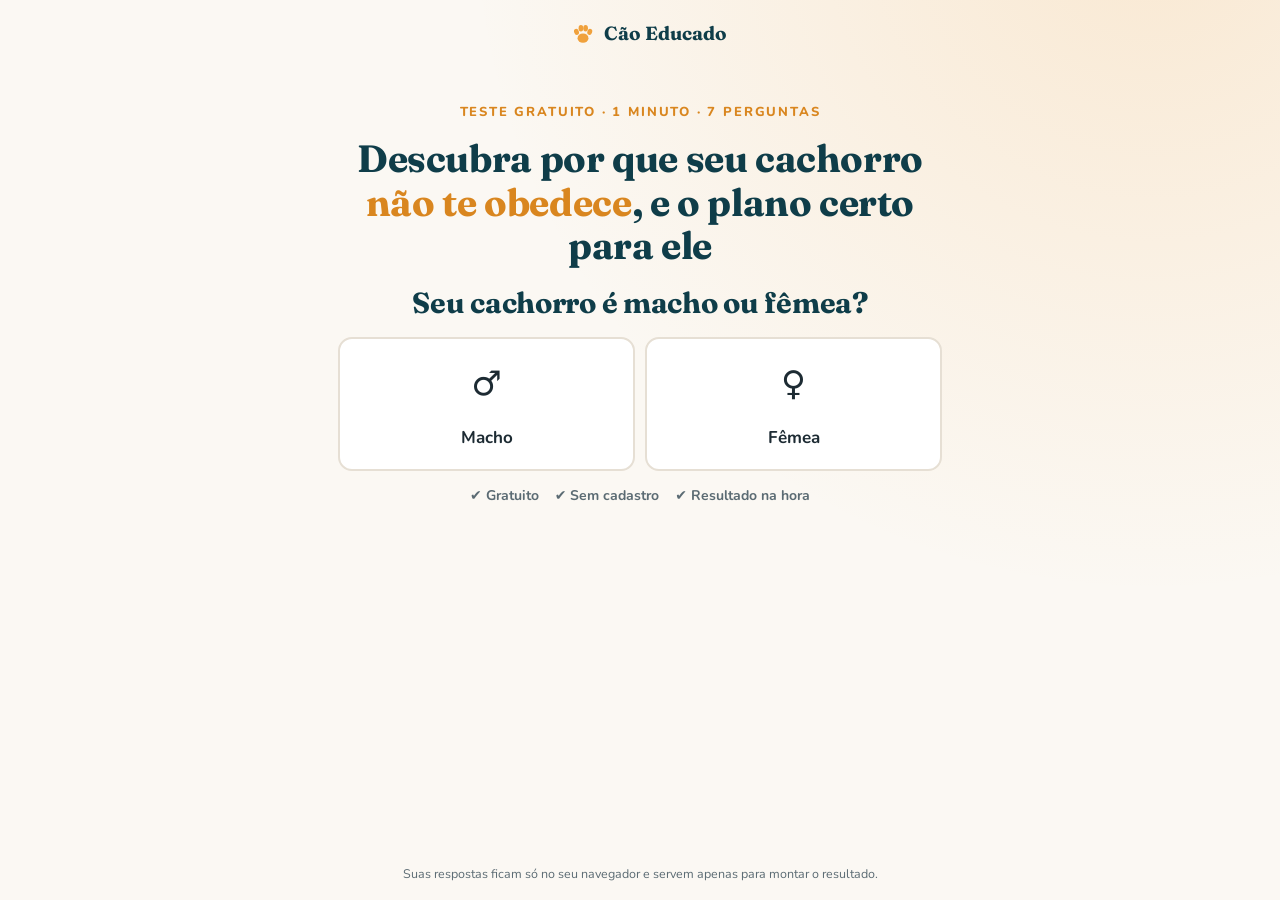
<file: index.html>
﻿<!DOCTYPE html>
<html lang="pt-BR">
<head>
<meta charset="utf-8">
<meta name="viewport" content="width=device-width,initial-scale=1">
<title>Teste: Por que seu cachorro não obedece?</title>
<meta name="description" content="Responda 10 perguntas rápidas e descubra o perfil do seu cachorro e o plano certo para ele.">
<meta property="og:title" content="Por que seu cachorro não te obedece? Faça o teste de 1 minuto">
<meta property="og:description" content="Descubra o perfil do seu cachorro e o plano certo para ele.">
<meta property="og:image" content="capa.jpg">
<meta name="theme-color" content="#16505f">
<link rel="icon" href="data:image/svg+xml,%3Csvg xmlns='http://www.w3.org/2000/svg' viewBox='0 0 100 100'%3E%3Ctext y='.9em' font-size='90'%3E🐶%3C/text%3E%3C/svg%3E">
<link rel="preconnect" href="https://fonts.googleapis.com"><link rel="preconnect" href="https://fonts.gstatic.com" crossorigin>
<link href="https://fonts.googleapis.com/css2?family=Fraunces:opsz,wght@9..144,700;9..144,800&family=Nunito:wght@400;700;800;900&display=swap" rel="stylesheet">
<link rel="stylesheet" href="style.css?v=4">
<script src="config.js?v=8"></script>
</head>
<body class="quiz-body">

<div class="qhead">
  <button class="qback" id="back" type="button">← Voltar</button>
  <span class="brand">
    <svg width="26" height="26" viewBox="0 0 100 100" aria-hidden="true"><g fill="#f0a13c"><ellipse cx="50" cy="66" rx="21" ry="18"/><ellipse cx="25" cy="42" rx="9" ry="12" transform="rotate(-20 25 42)"/><ellipse cx="42" cy="28" rx="9" ry="12.5"/><ellipse cx="60" cy="28" rx="9" ry="12.5"/><ellipse cx="76" cy="42" rx="9" ry="12" transform="rotate(20 76 42)"/></g></svg>
    Cão Educado
  </span>
  <span style="width:64px"></span>
</div>
<div class="progress" id="progWrap" style="visibility:hidden"><i id="prog"></i></div>

<main class="qmain" id="quiz"></main>
<div class="qfoot">Suas respostas ficam só no seu navegador e servem apenas para montar o resultado.</div>

<script>
(function(){
  var A = { problemas: [], tentou: [], impacto: [] };
  var N = function(){ return A.nome ? A.nome.trim() : "seu cachorro"; };
  // Concordância de gênero: {N} nome, {o} o/a, {do} do/da, {ao} ao/à, {ele} ele/ela, {dele} dele/dela, {-o} o/a (final de palavra)
  function T(s){
    var f = A.sexo === "f";
    return s.replace(/\{N\}/g, N())
      .replace(/\{O\}/g, f?"A":"O").replace(/\{o\}/g, f?"a":"o")
      .replace(/\{DO\}/g, f?"DA":"DO").replace(/\{do\}/g, f?"da":"do")
      .replace(/\{ao\}/g, f?"à":"ao")
      .replace(/\{Ele\}/g, f?"Ela":"Ele").replace(/\{ele\}/g, f?"ela":"ele")
      .replace(/\{dele\}/g, f?"dela":"dele")
      .replace(/\{-o\}/g, f?"a":"o");
  }

  // ---------- Etapas ----------
  var steps = [
    // 1ª tela = 1ª pergunta (sem tela de capa): a pessoa já responde com 1 toque
    (function(){
      var s = single("sexo", function(){ return "Seu cachorro é macho ou fêmea?"; }, "", [
        ["m","♂️","Macho"],["f","♀️","Fêmea"] ], true);
      var r = s.render;
      s.render = function(){ return '' +
        '<div class="quiz-head"><span class="kicker">Teste gratuito · 1 minuto · 7 perguntas</span>' +
        '<h1 class="qh1">Descubra por que seu cachorro <span class="hl">não te obedece</span>, e o plano certo para ele</h1></div>' +
        r() + '<div class="trust" style="margin-top:14px"><span>✔ Gratuito</span><span>✔ Sem cadastro</span><span>✔ Resultado na hora</span></div>'; };
      s.onEnter = function(){ FUNIL.track('trackCustom','QuizStart'); };
      return s;
    })(),

    { id:"nome", q:true, render:function(){ var f = A.sexo === "f"; return '' +
      '<h2>' + (f ? 'Qual é o nome da sua cachorra?' : 'Qual é o nome do seu cachorro?') + '</h2><p class="sub">Vamos usar o nome para personalizar o resultado.</p>' +
      '<input class="input" id="inNome" maxlength="24" placeholder="' + (f ? 'Ex.: Mel, Luna, Amora...' : 'Ex.: Thor, Bob, Pipoca...') + '" autocomplete="off" value="'+esc(A.nome||"")+'">' +
      '<button class="btn block next" id="okNome" '+(A.nome?'':'disabled')+'>CONTINUAR →</button>'; },
      bind:function(){
        var i=$("#inNome"), b=$("#okNome");
        i.focus();
        i.addEventListener("input",function(){ b.disabled = !i.value.trim(); });
        i.addEventListener("keydown",function(e){ if(e.key==="Enter" && i.value.trim()){ b.click(); }});
        b.addEventListener("click",function(){ A.nome = i.value.trim().slice(0,24); go(1); });
      } },

    single("idade", function(){ return "Qual a idade {do} {N}?"; }, "", [
      ["filhote","🐾","Filhote (até 6 meses)"],["jovem","🐕","Jovem (6 meses a 2 anos)"],
      ["adulto","🦮","Adult{-o} (2 a 7 anos)"],["idoso","🐶","Idos{-o} (mais de 7 anos)"] ]),

    multi("problemas", function(){ return "O que {o} {N} faz que mais te incomoda hoje?"; }, "Pode marcar mais de uma opção.", [
      ["xixi","💧","Faz xixi ou cocô fora do lugar"],["late","🔊","Late demais"],["guia","🦮","Puxa a guia no passeio"],
      ["pula","🦘","Pula nas pessoas"],["morde","🦷","Morde ou destrói coisas"],["sozinho","😢","Chora ou late quando fica sozinh{-o}"],
      ["vem","🙉","Não atende quando eu chamo"] ]),

    single("tempo", function(){ return "Há quanto tempo isso acontece?"; }, "", [
      ["1","📅","Menos de 1 mês"],["2","🗓️","De 1 a 6 meses"],["3","⏳","Mais de 6 meses"],["4","♾️","Desde sempre"] ]),

    multi("impacto", function(){ return "Como isso afeta a sua vida?"; }, "Pode marcar mais de uma opção.", [
      ["vizinhos","🏢","Vizinhos ou condomínio reclamam"],["visitas","😳","Tenho vergonha quando recebo visitas"],
      ["brigas","💬","Discussões em casa por causa {dele}"],["sair","🚪","Fico com culpa ou medo de sair e deixar {ele} sozinh{-o}"],
      ["cansaco","😮‍💨","Me sinto cansado(a) e sem saber o que fazer"] ]),

    single("compromisso", function(){ return "Se você tivesse um plano simples, de 10 minutos por dia, aplicaria com {o} {N} pelos próximos 21 dias?"; }, "", [
      ["sim","💪","Sim, com certeza!"],["tentar","🙂","Sim, quero tentar"] ]),

    { id:"loading", render:function(){ return '' +
      '<div class="loader"><div class="ring"><svg width="120" height="120"><circle cx="60" cy="60" r="52" stroke="#eadfcd" stroke-width="10" fill="none"/><circle id="arc" cx="60" cy="60" r="52" stroke="#f0a13c" stroke-width="10" fill="none" stroke-linecap="round" stroke-dasharray="327" stroke-dashoffset="327"/></svg><b id="pct">0%</b></div>' +
      '<h2>Analisando o perfil '+esc(T("{do} {N}"))+'...</h2>' +
      '<ul class="lsteps"><li>Idade e perfil</li><li>Comportamentos principais</li><li>Impacto na sua rotina</li><li>Montando o plano personalizado</li></ul></div>'; },
      bind:function(){
        var t=0, lis=document.querySelectorAll(".lsteps li"), arc=$("#arc"), pct=$("#pct");
        var iv=setInterval(function(){
          t+=4; if(t>100)t=100;
          pct.textContent=t+"%"; arc.setAttribute("stroke-dashoffset", 327-327*t/100);
          lis.forEach(function(li,i){ if(t>=(i+1)*24) li.classList.add("done"); });
          if(t>=100){ clearInterval(iv); setTimeout(function(){ go(1); },450); }
        },110);
      } },

    { id:"resultado", render:function(){ return resultHTML(); },
      onEnter:function(){ FUNIL.save(A); FUNIL.track('track','Lead'); },
      bind:function(){ $("#toOffer").addEventListener("click",function(){ FUNIL.save(A); location.href = FUNIL.withParams("oferta.html"); }); } }
  ];

  // ---------- Perfis ----------
  var PERFIS = {
    explorador:{ emo:"🐾", nome:["Cão Explorador","Cadela Exploradora"],
      diag:"{O} {N} ainda não entendeu as regras da casa. Não é teimosia: {ele} explora o mundo com o nariz e a boca e ninguém mostrou, de um jeito que {ele} entenda, onde é o lugar certo de cada coisa.",
      naoFaca:"Brigar depois que {ele} já fez (ou esfregar o focinho no xixi). {Ele} não liga a bronca ao que fez e passa a fazer escondido." },
    alerta:{ emo:"🔔", nome:["Cão Alerta","Cadela Alerta"],
      diag:"{O} {N} vive em estado de alerta. Qualquer barulho ou ausência sua vira motivo para latir ou chorar. {Ele} não está te desafiando: {ele} não sabe se acalmar sozinh{-o}.",
      naoFaca:"Gritar \"para!\" quando {ele} late. Para {ele}, você está latindo junto, e isso deixa tudo mais agitado." },
    energetico:{ emo:"⚡", nome:["Cão Energético","Cadela Energética"],
      diag:"{O} {N} tem energia de sobra e ninguém ensinou para onde canalizar. Por isso {ele} puxa, pula e ignora o chamado: tudo lá fora parece mais interessante que você.",
      naoFaca:"Puxar a guia de volta ou chamar {o} {N} para dar bronca. Isso ensina que chegar perto de você é ruim." },
    confuso:{ emo:"🌀", nome:["Cão Confuso","Cadela Confusa"],
      diag:"{O} {N} recebe sinais misturados: às vezes pode, às vezes não pode, cada pessoa fala de um jeito. Por isso {ele} apresenta vários comportamentos ao mesmo tempo: {ele} simplesmente não sabe o que você espera {dele}.",
      naoFaca:"Tentar resolver tudo de uma vez, cada dia de um jeito. O que {ele} precisa é de clareza e de uma sequência simples." }
  };
  function perfil(){
    var p=A.problemas, g={explorador:0,alerta:0,energetico:0};
    p.forEach(function(x){
      if(x==="xixi"||x==="morde") g.explorador++;
      if(x==="late"||x==="sozinho") g.alerta++;
      if(x==="guia"||x==="pula"||x==="vem") g.energetico++;
    });
    if(p.length>=4) return "confuso";
    if(A.idade==="filhote" && (p.indexOf("xixi")>-1||p.indexOf("morde")>-1)) return "explorador";
    var best="explorador"; Object.keys(g).forEach(function(k){ if(g[k]>g[best]) best=k; });
    return best;
  }
  function urgencia(){
    var s = Number(A.tempo||1) + A.impacto.length + (A.problemas.length>2?1:0) + (A.tentou.indexOf("nada")>-1?0:1);
    return Math.max(2, Math.min(5, Math.round(s/1.8)));
  }
  function resultHTML(){
    var k=perfil(), P=PERFIS[k], u=urgencia();
    A.perfil=k;
    var meter=""; for(var i=1;i<=5;i++) meter+='<i class="'+(i<=u?'on':'')+'"></i>';
    var labels=["","","Moderado","Moderado","Alto","Muito alto"];
    return '' +
      '<div class="result-badge"><div class="emo">'+P.emo+'</div><small>'+esc(T("O perfil {do} {N} é"))+'</small><h2>'+P.nome[A.sexo==="f"?1:0]+'</h2></div>' +
      '<div class="panel"><h3>O que está acontecendo</h3><p style="margin:0">'+esc(T(P.diag))+'</p></div>' +
      '<div class="panel"><h3>Nível de atenção: '+labels[u]+'</h3><div class="meter">'+meter+'</div><p class="sub" style="margin:0;font-size:14px">Quanto antes você começar, mais fácil é mudar o hábito.</p></div>' +
      '<div class="panel bad"><h3>❌ O que NÃO fazer</h3><p style="margin:0">'+esc(T(P.naoFaca))+'</p></div>' +
      '<div class="panel good"><h3>✅ A boa notícia</h3><p style="margin:0">Esse perfil responde muito bem ao <b>Protocolo dos 10 Minutos</b>: sessões curtas, com reforço positivo, sem gritos e sem castigo. Preparamos o <b>Plano de 21 Dias</b> com o passo a passo para '+esc(T("{o} {N}"))+'.</p></div>' +
      '<button class="btn block pulse" id="toOffer" style="margin-top:6px">'+esc(T("VER O PLANO {DO} {N}").toUpperCase())+' →</button>';
  }

  // ---------- Helpers ----------
  function single(key, title, sub, opts, grid){
    return { id:key, q:true, render:function(){
      return '<h2>'+esc(T(title()))+'</h2>'+(sub?'<p class="sub">'+sub+'</p>':'<p class="sub"></p>') +
        '<div class="opts'+(grid?' grid2':'')+'">'+opts.map(function(o){
          return '<button class="opt'+(grid?' card':'')+(A[key]===o[0]?' sel':'')+'" data-v="'+o[0]+'"><span class="ic">'+o[1]+'</span>'+esc(T(o[2]))+'</button>'; }).join("")+'</div>'; },
      bind:function(){ document.querySelectorAll(".opt").forEach(function(b){ b.addEventListener("click",function(){
        document.querySelectorAll(".opt").forEach(function(x){x.classList.remove("sel");}); b.classList.add("sel");
        A[key]=b.dataset.v; setTimeout(function(){ go(1); },260); }); }); } };
  }
  function multi(key, title, sub, opts){
    return { id:key, q:true, render:function(){
      return '<h2>'+esc(T(title()))+'</h2><p class="sub">'+sub+'</p><div class="opts">'+opts.map(function(o){
        return '<button class="opt multi'+(A[key].indexOf(o[0])>-1?' sel':'')+'" data-v="'+o[0]+'"><span class="ic">'+o[1]+'</span>'+esc(T(o[2]))+'</button>'; }).join("")+'</div>' +
        '<button class="btn block next" id="okMulti" '+(A[key].length?'':'disabled')+'>CONTINUAR →</button>'; },
      bind:function(){
        var ok=$("#okMulti");
        document.querySelectorAll(".opt").forEach(function(b){ b.addEventListener("click",function(){
          var v=b.dataset.v, arr=A[key], i=arr.indexOf(v);
          if(v==="nada"){ arr.length=0; document.querySelectorAll(".opt").forEach(function(x){x.classList.remove("sel");}); }
          else { var j=arr.indexOf("nada"); if(j>-1){ arr.splice(j,1); var nb=document.querySelector('.opt[data-v="nada"]'); if(nb) nb.classList.remove("sel"); } }
          if(i>-1 && v!=="nada"){ arr.splice(arr.indexOf(v),1); b.classList.remove("sel"); } else { arr.push(v); b.classList.add("sel"); }
          ok.disabled = !arr.length; }); });
        ok.addEventListener("click",function(){ go(1); });
      } };
  }
  function $(s){ return document.querySelector(s); }
  function esc(s){ return String(s).replace(/[&<>"']/g,function(c){return {"&":"&amp;","<":"&lt;",">":"&gt;",'"':"&quot;","'":"&#39;"}[c];}); }

  // ---------- Navegação ----------
  var cur=0, root=$("#quiz"), back=$("#back"), prog=$("#prog"), progWrap=$("#progWrap");
  var total = steps.filter(function(s){return s.q;}).length;
  var seen = {};
  function show(){
    var s=steps[cur];
    root.innerHTML='<div class="step on">'+s.render()+'</div>';
    var done = steps.slice(0,cur).filter(function(x){return x.q;}).length;
    progWrap.style.visibility = (cur===0||s.id==="resultado") ? "hidden" : "visible";
    prog.style.width = Math.round(done/total*100)+"%";
    back.style.visibility = (cur>0 && s.id!=="loading" && s.id!=="resultado") ? "visible" : "hidden";
    root.querySelectorAll("[data-go]").forEach(function(b){ b.addEventListener("click",function(){ go(1); }); });
    if(s.bind) s.bind();
    if(s.onEnter) s.onEnter();
    // Rastreamento por etapa (uma vez por etapa): mostra no Gerenciador de Eventos onde as pessoas param
    if(!seen[s.id]){ seen[s.id]=1; FUNIL.track('trackCustom', 'Quiz_' + (cur<10?'0':'') + cur + '_' + s.id, { etapa: cur, id: s.id }); }
    window.scrollTo(0,0);
  }
  function go(d){ cur=Math.max(0,Math.min(steps.length-1,cur+d)); show(); }
  back.addEventListener("click",function(){ go(-1); });
  show();
})();
</script>
</body>
</html>
</file>
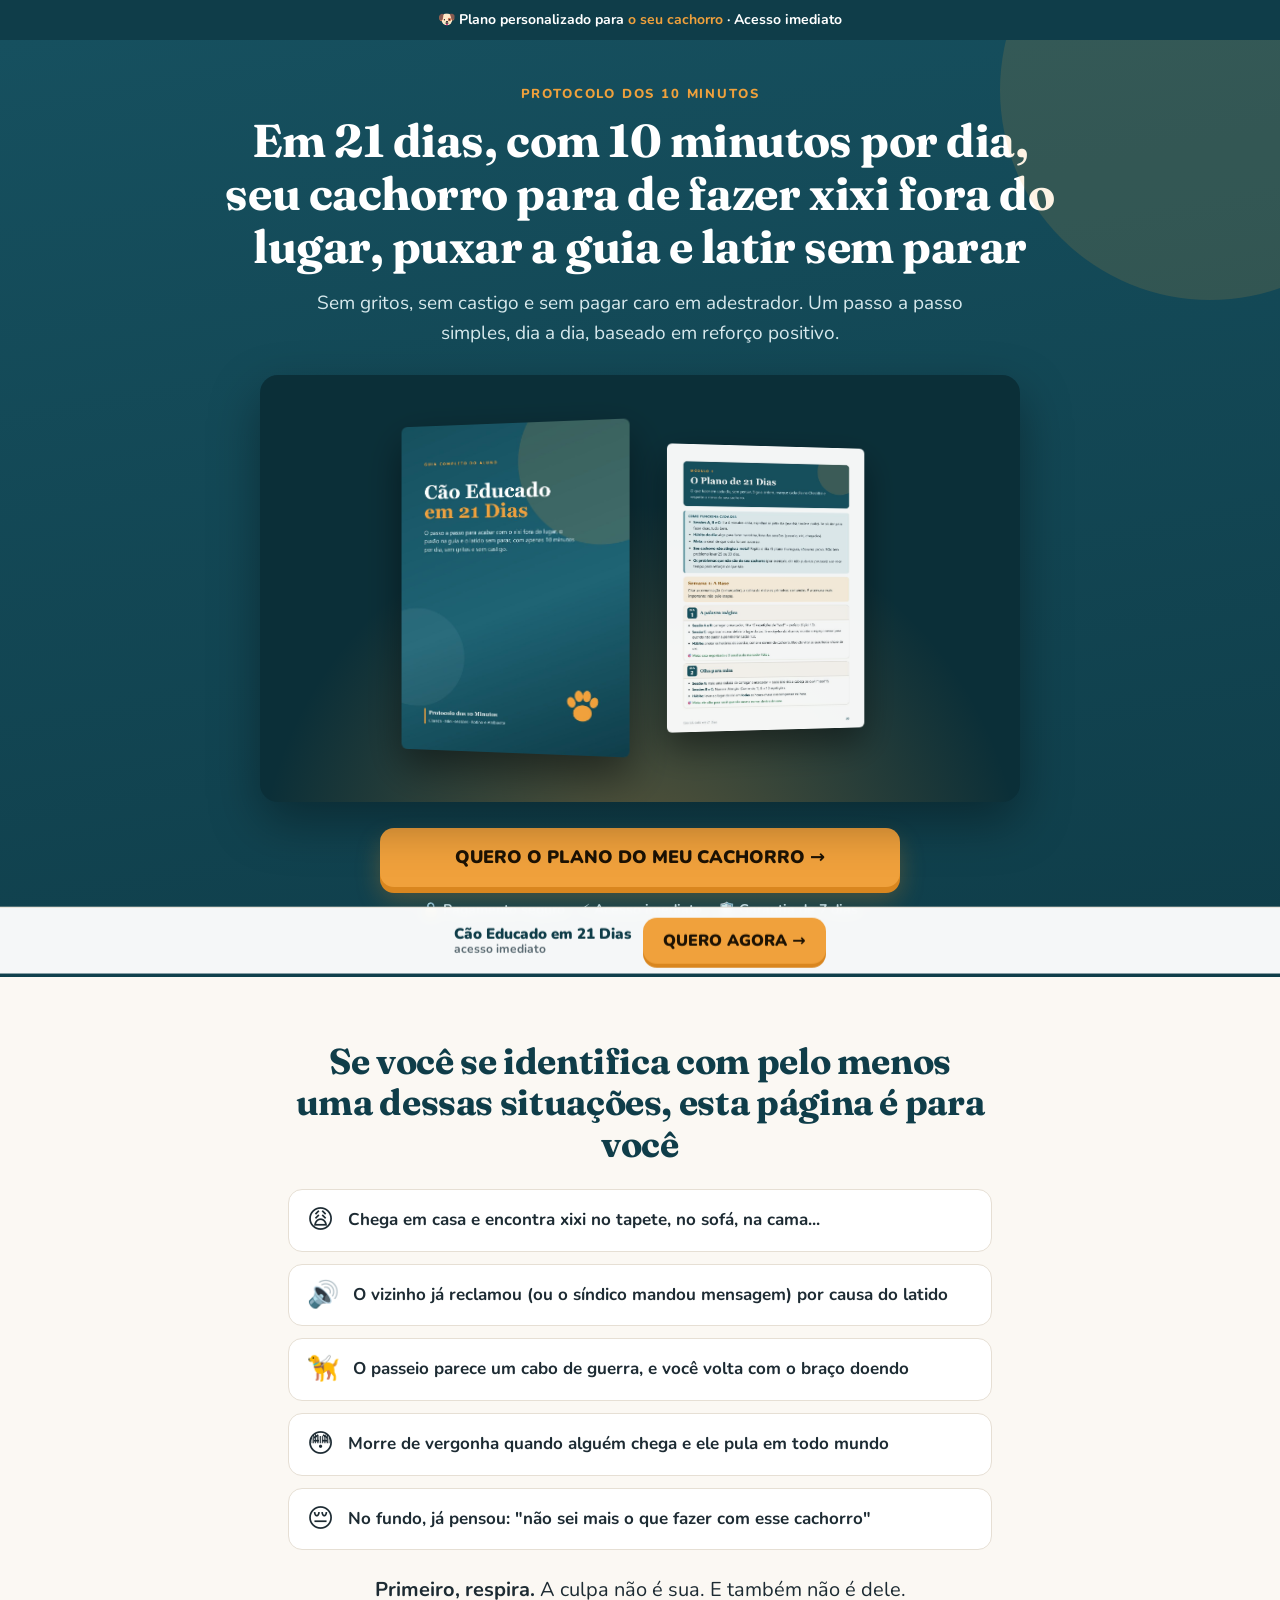
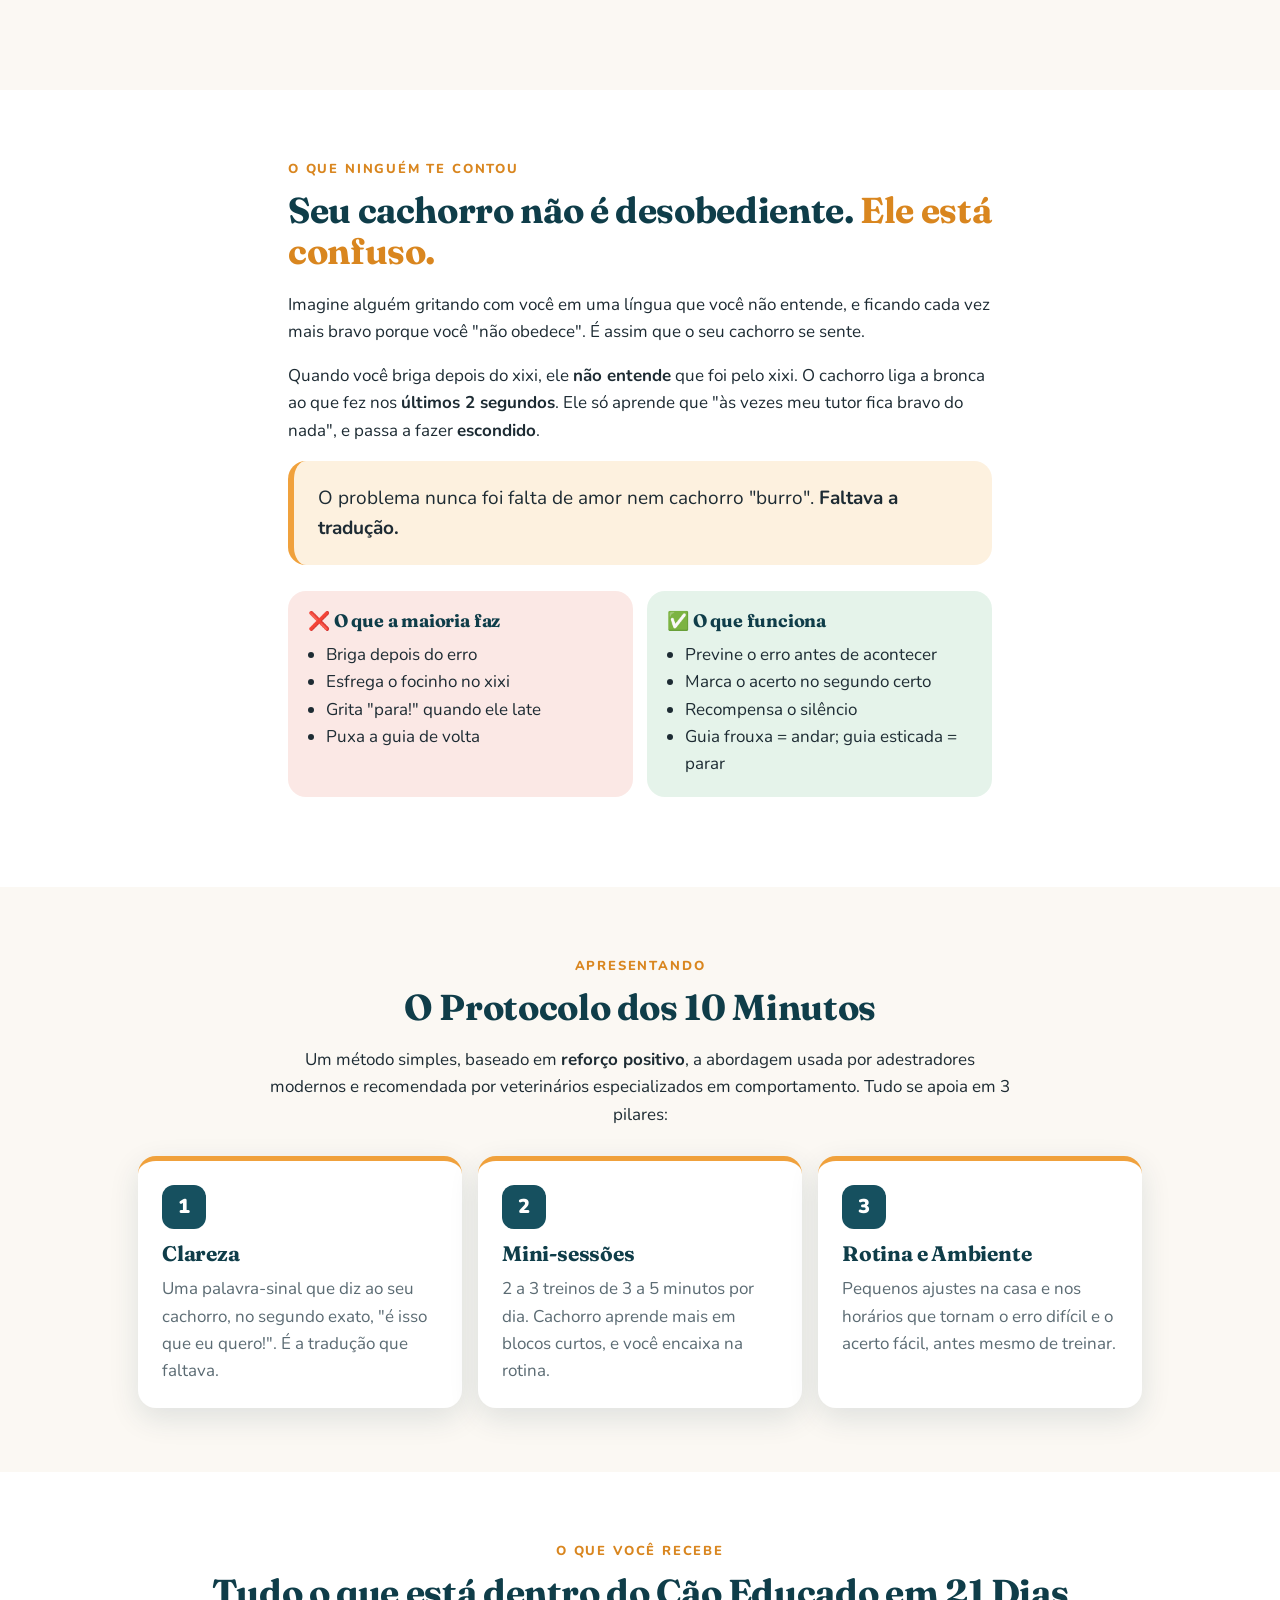
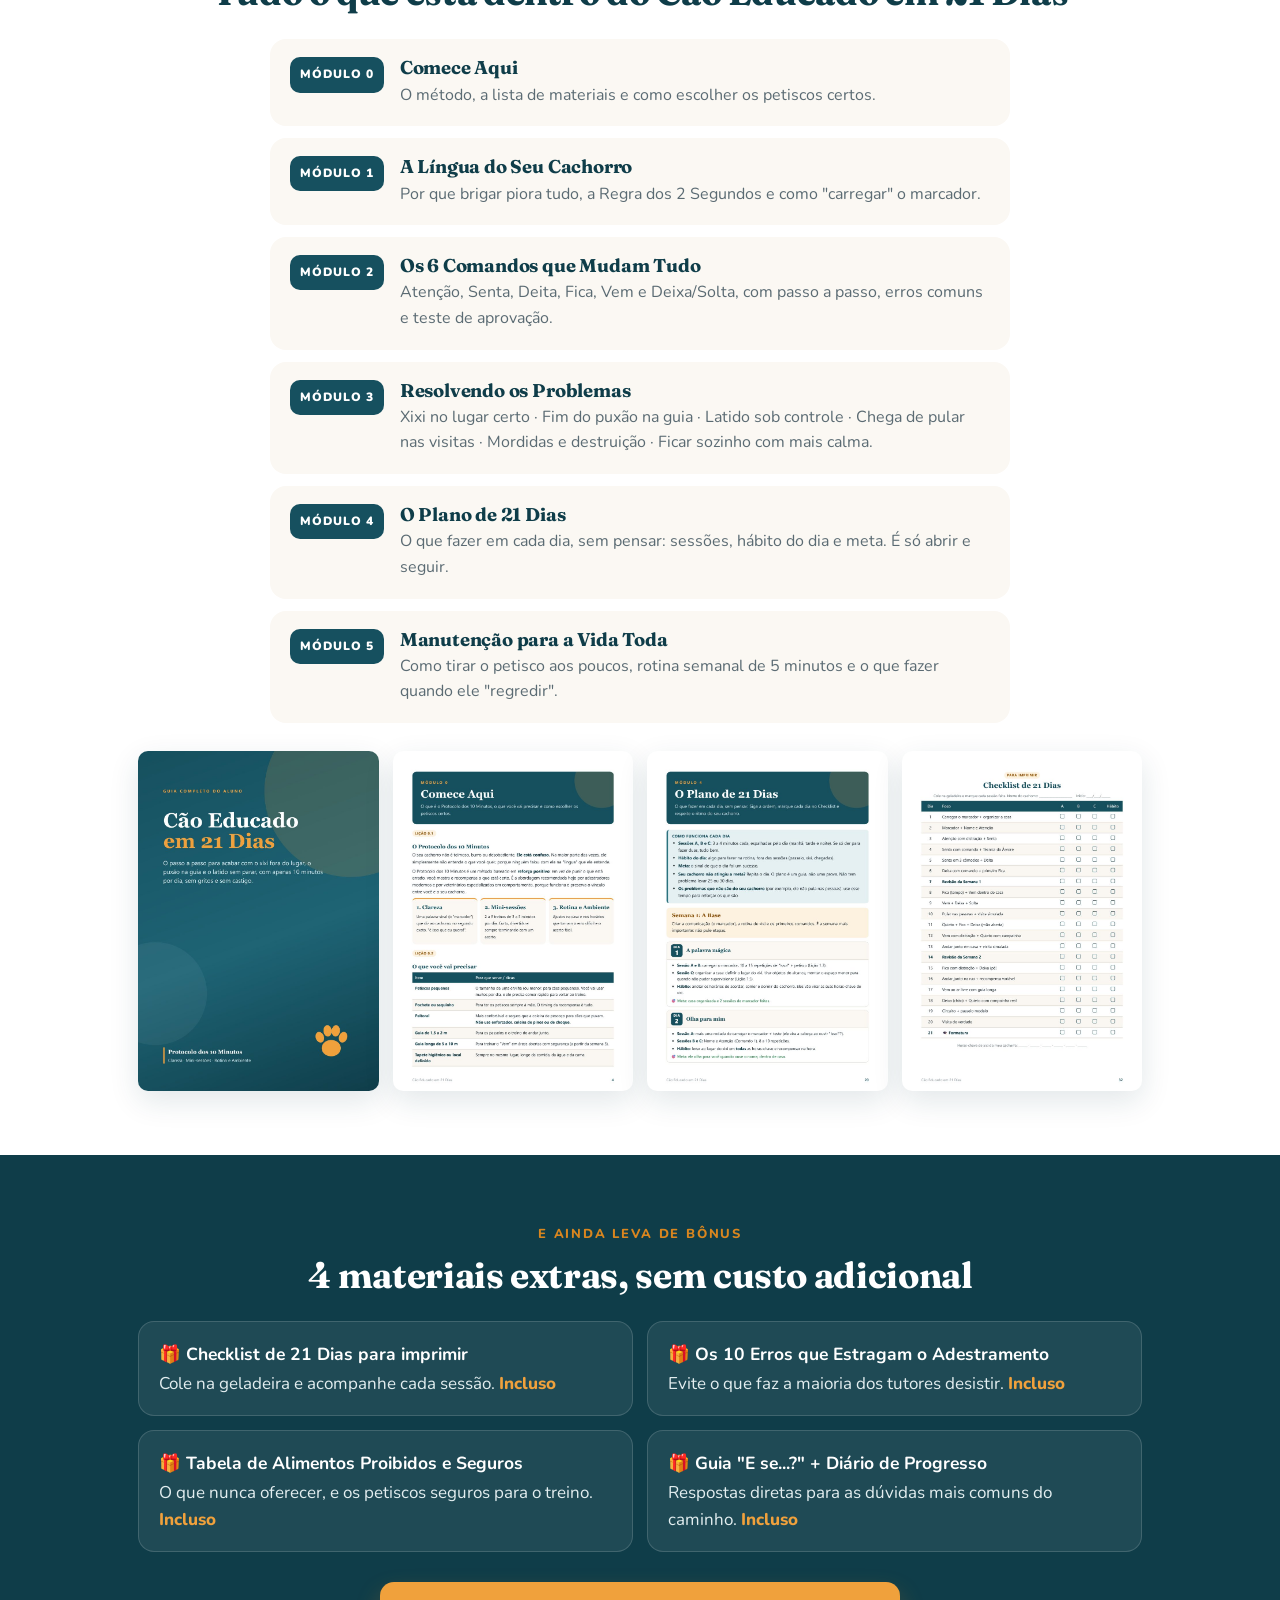
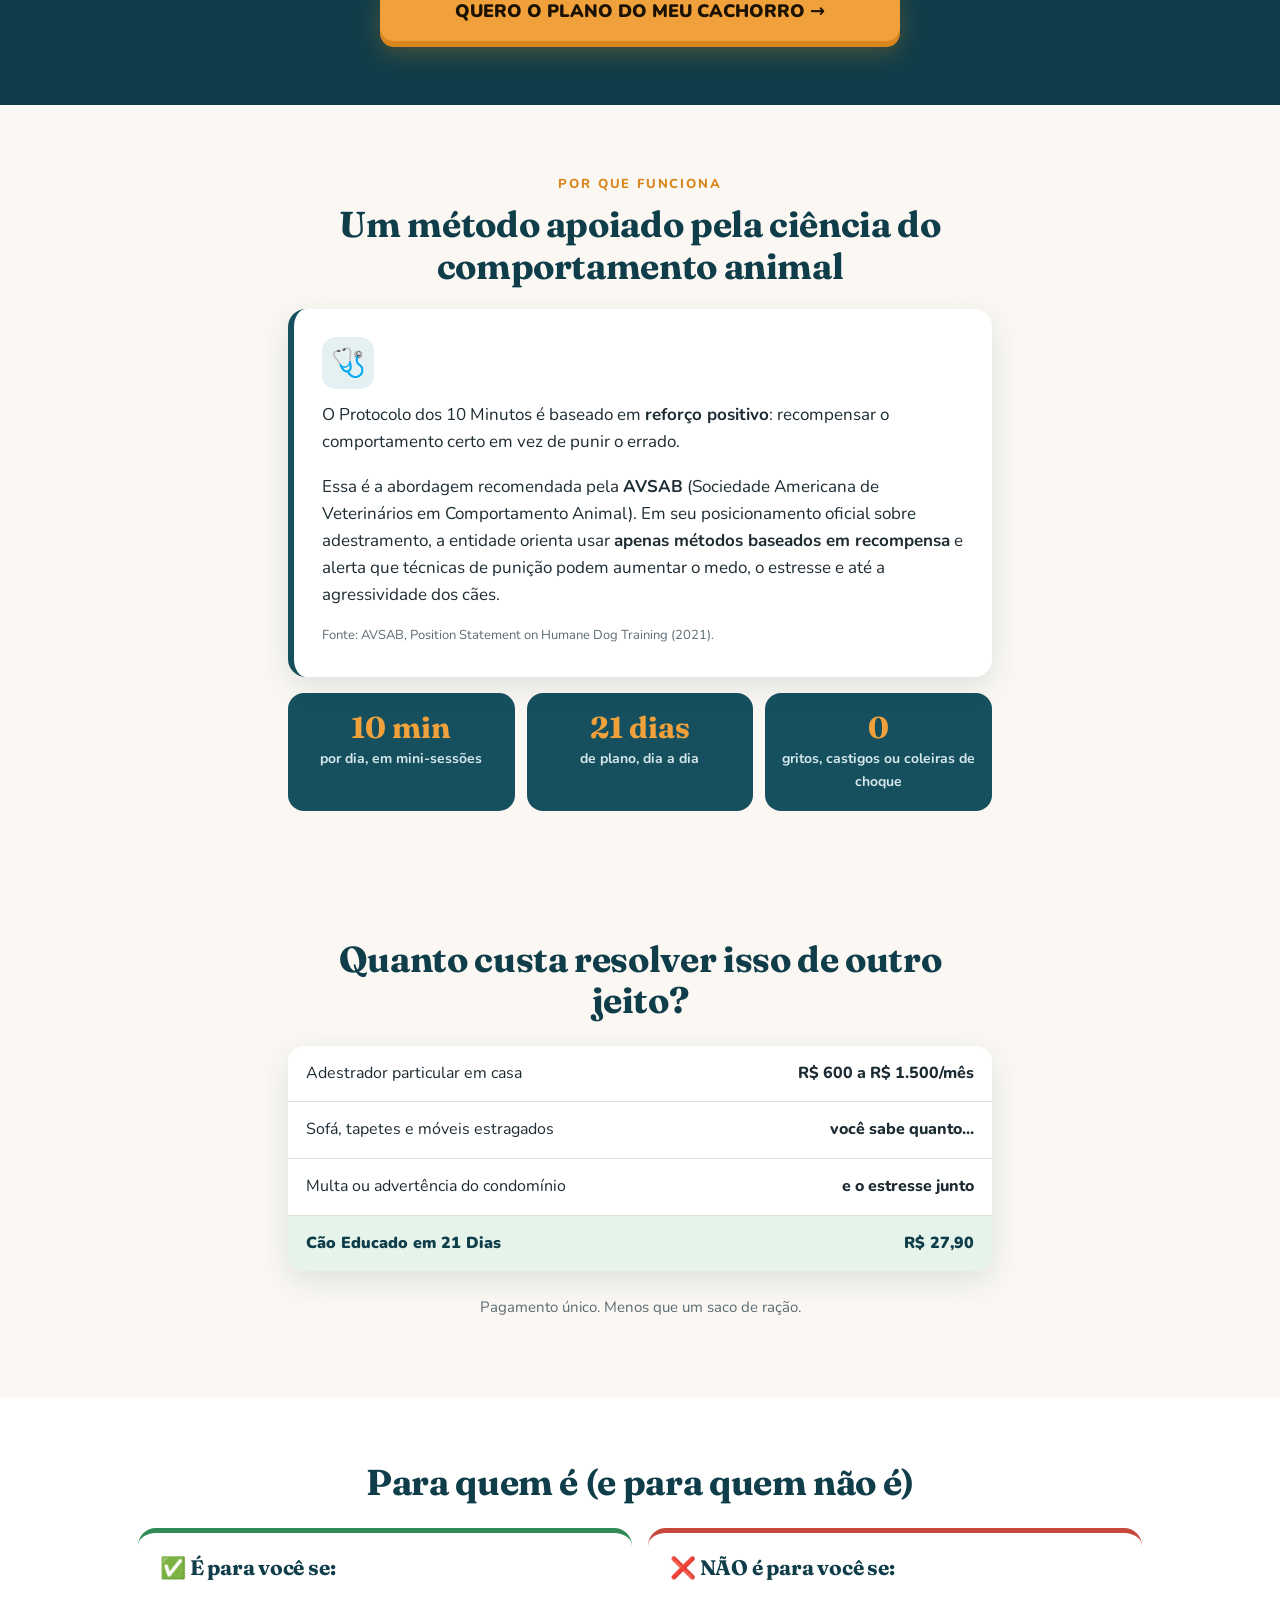
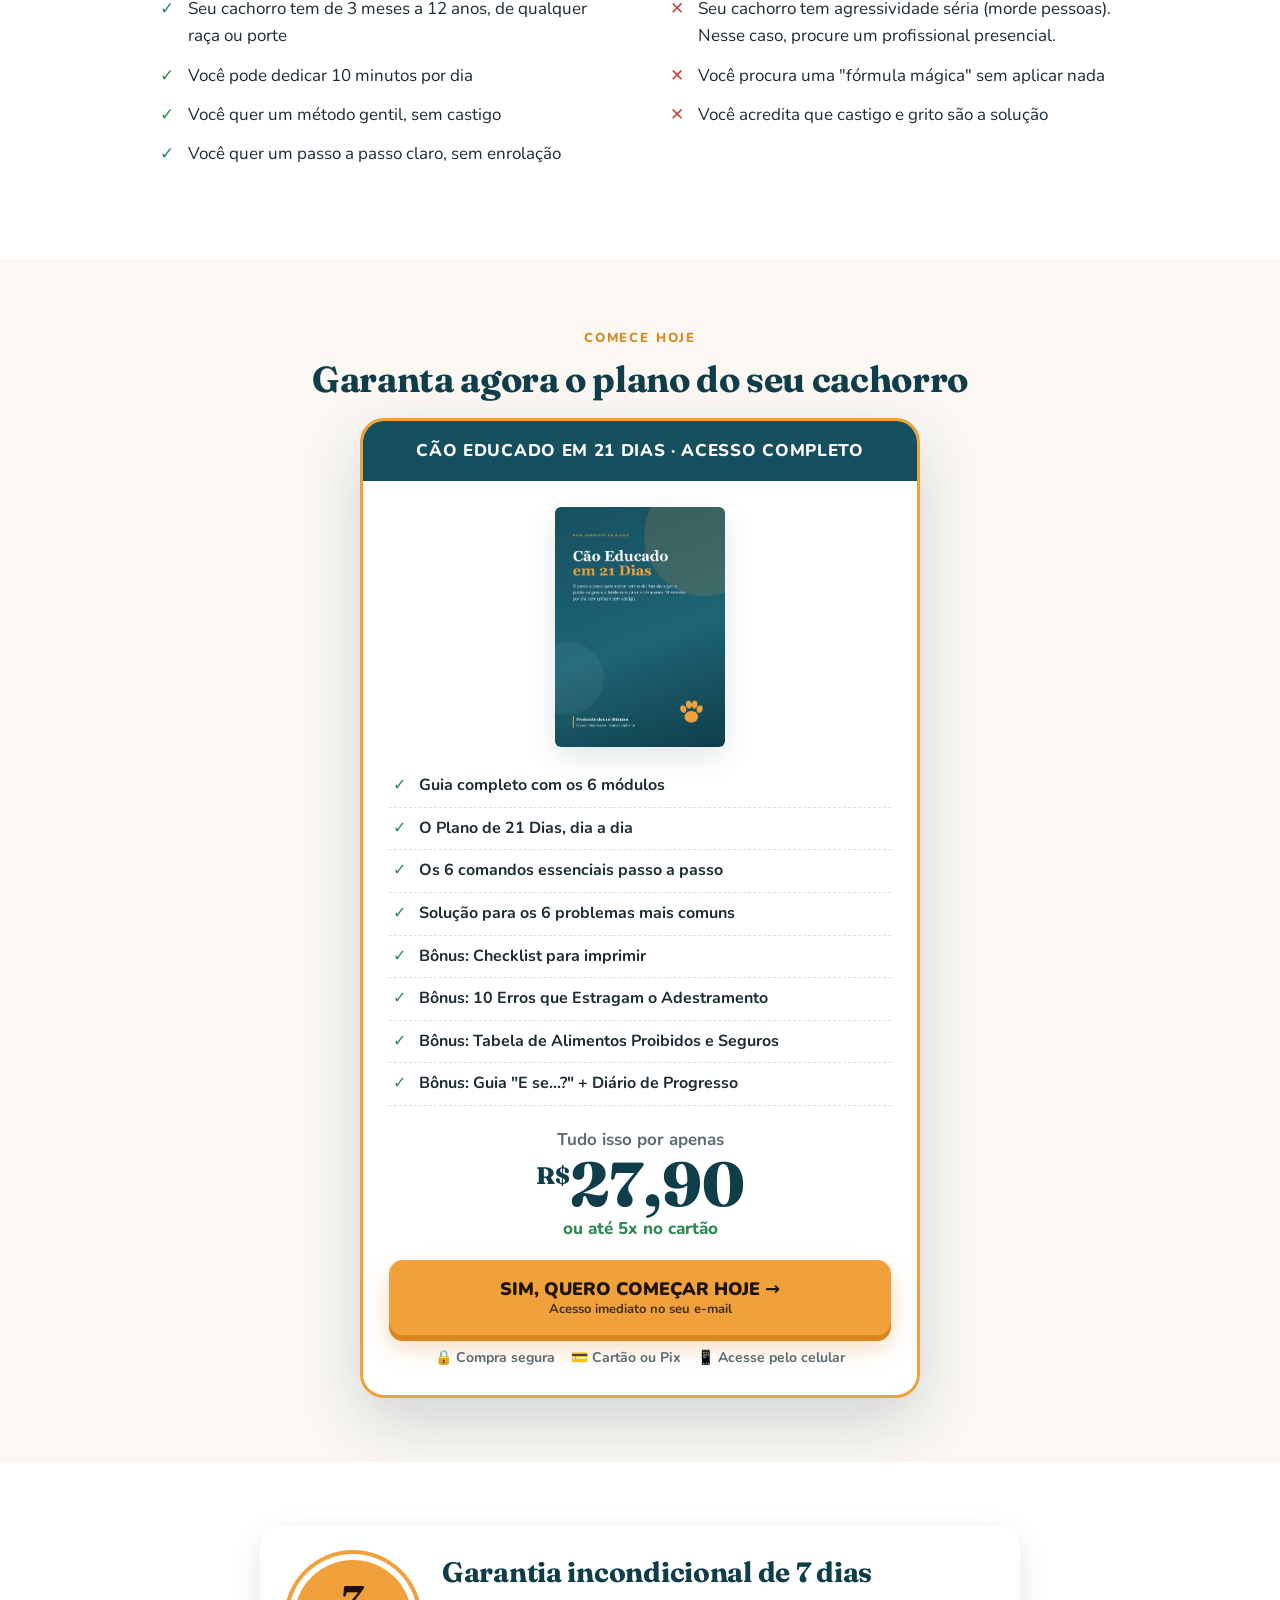
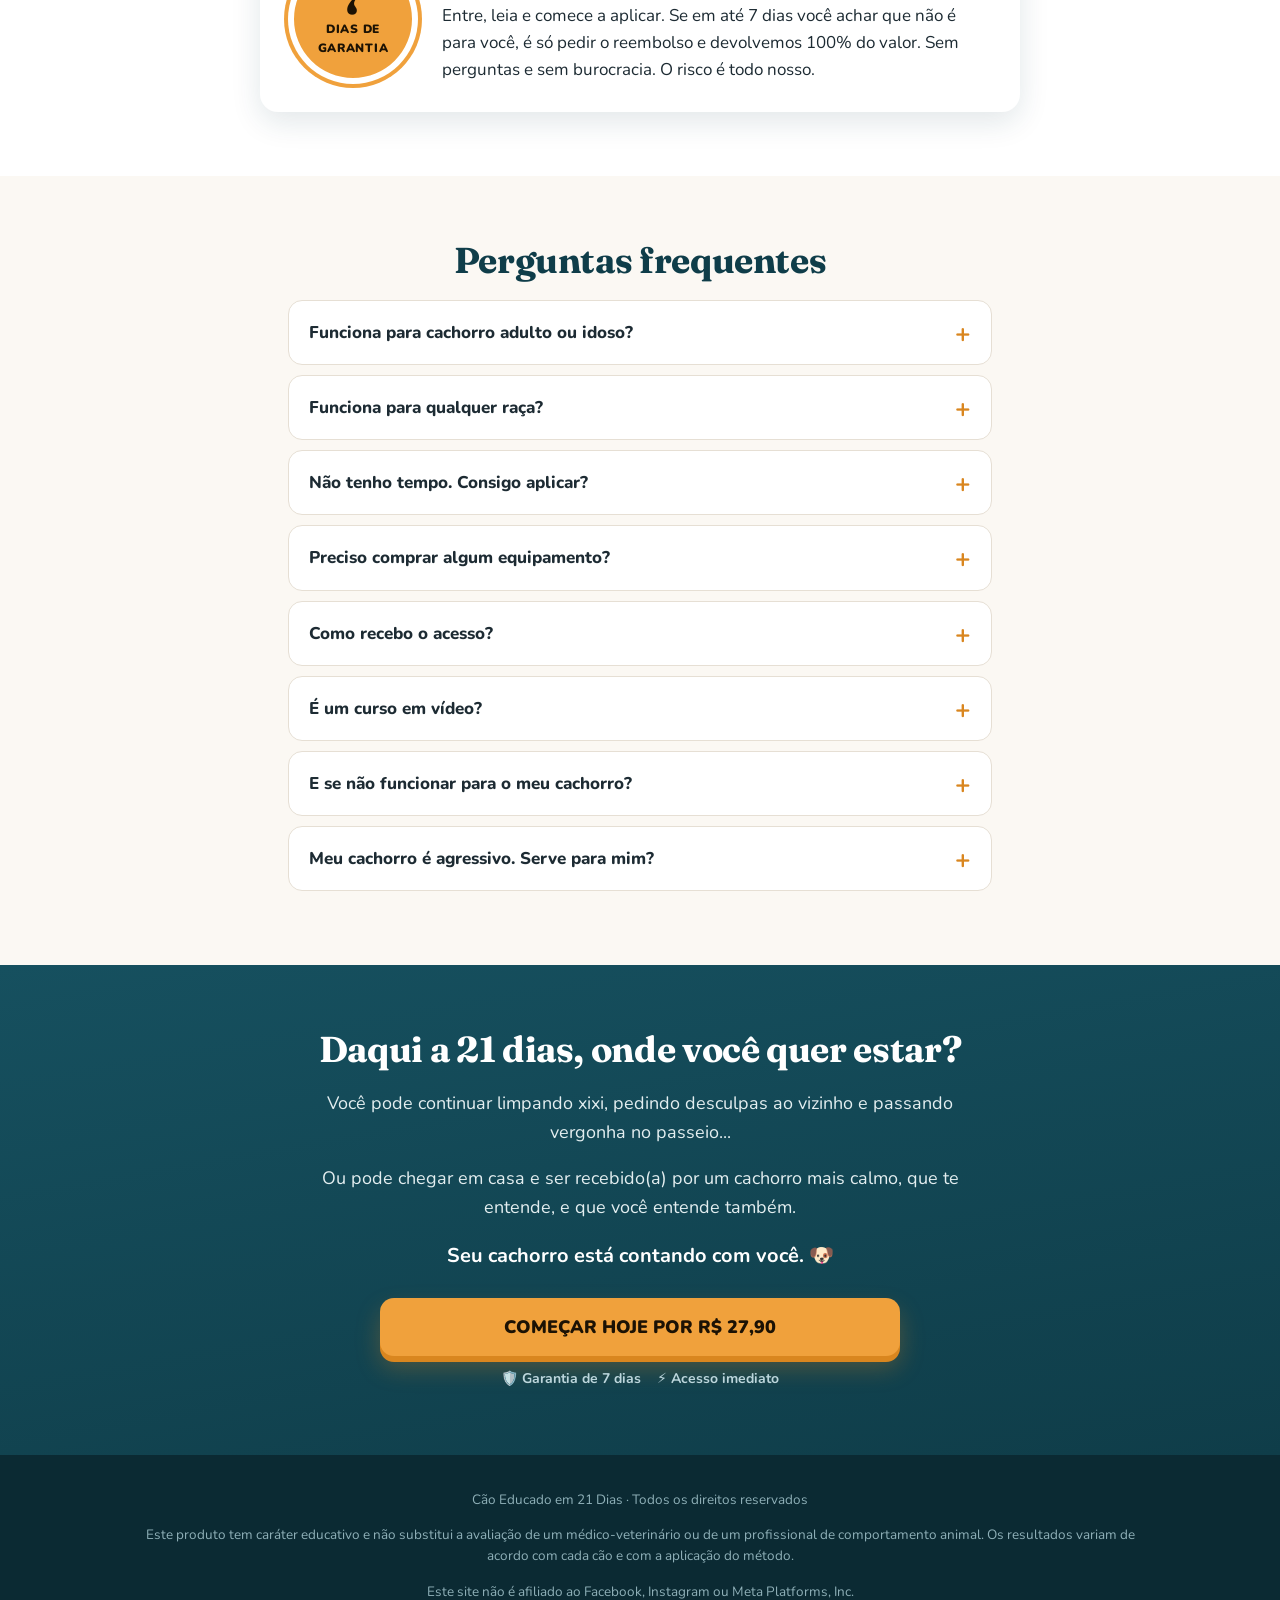
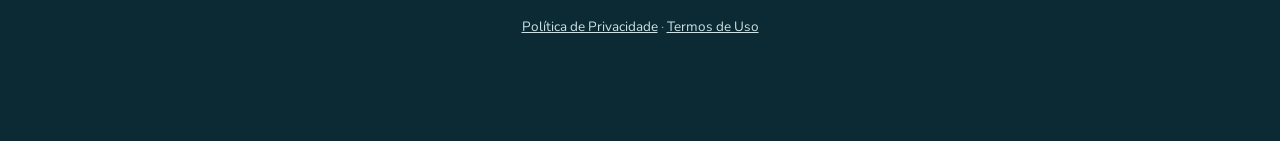
<file: oferta.html>
﻿<!DOCTYPE html>
<html lang="pt-BR">
<head>
<meta charset="utf-8">
<meta name="viewport" content="width=device-width,initial-scale=1">
<title>Cão Educado em 21 Dias</title>
<meta name="description" content="O passo a passo para acabar com o xixi fora do lugar, o puxão na guia e o latido sem parar, com 10 minutos por dia, sem gritos e sem castigo.">
<meta property="og:title" content="Cão Educado em 21 Dias">
<meta property="og:description" content="10 minutos por dia. Sem gritos, sem castigo e sem pagar adestrador caro.">
<meta property="og:image" content="capa.jpg">
<meta name="theme-color" content="#16505f">
<link rel="icon" href="data:image/svg+xml,%3Csvg xmlns='http://www.w3.org/2000/svg' viewBox='0 0 100 100'%3E%3Ctext y='.9em' font-size='90'%3E🐶%3C/text%3E%3C/svg%3E">
<link rel="preconnect" href="https://fonts.googleapis.com"><link rel="preconnect" href="https://fonts.gstatic.com" crossorigin>
<link href="https://fonts.googleapis.com/css2?family=Fraunces:opsz,wght@9..144,700;9..144,800&family=Nunito:wght@400;700;800;900&display=swap" rel="stylesheet">
<link rel="stylesheet" href="style.css?v=4">
<script src="config.js?v=8"></script>
</head>
<body>

<div class="topbar">🐶 Plano personalizado para <b data-nome>o seu cachorro</b> · Acesso imediato</div>

<!-- ============ HERO ============ -->
<section class="hero">
  <div class="wrap">
    <span class="kicker">Protocolo dos 10 Minutos</span>
    <h1 id="headline">Em 21 dias, com 10 minutos por dia, seu cachorro para de fazer xixi fora do lugar, puxar a guia e latir sem parar</h1>
    <p class="lead">Sem gritos, sem castigo e sem pagar caro em adestrador. Um passo a passo simples, dia a dia, baseado em reforço positivo.</p>

    <div class="video" id="video">
      <div class="mockup">
        <img src="capa.jpg" alt="Capa do guia Cão Educado em 21 Dias">
        <img class="b" src="plano.jpg" alt="Página do Plano de 21 Dias">
      </div>
    </div>

    <div class="hero-cta">
      <a class="btn block pulse" href="#oferta">QUERO O PLANO <span data-nome-up>DO MEU CACHORRO</span> →</a>
      <div class="trust"><span>🔒 Pagamento seguro</span><span>⚡ Acesso imediato</span><span>🛡️ Garantia de 7 dias</span></div>
    </div>
  </div>
</section>

<!-- ============ IDENTIFICAÇÃO ============ -->
<section class="s">
  <div class="narrow">
    <h2 class="center">Se você se identifica com pelo menos uma dessas situações, esta página é para você</h2>
    <div class="pains reveal">
      <div class="pain"><span>😩</span>Chega em casa e encontra xixi no tapete, no sofá, na cama...</div>
      <div class="pain"><span>🔊</span>O vizinho já reclamou (ou o síndico mandou mensagem) por causa do latido</div>
      <div class="pain"><span>🦮</span>O passeio parece um cabo de guerra, e você volta com o braço doendo</div>
      <div class="pain"><span>😳</span>Morre de vergonha quando alguém chega e ele pula em todo mundo</div>
      <div class="pain"><span>😔</span>No fundo, já pensou: "não sei mais o que fazer com esse cachorro"</div>
    </div>
    <p class="center" style="font-size:20px"><b>Primeiro, respira.</b> A culpa não é sua. E também não é dele.</p>
  </div>
</section>

<!-- ============ BIG IDEA ============ -->
<section class="s alt">
  <div class="narrow">
    <span class="kicker">O que ninguém te contou</span>
    <h2>Seu cachorro não é desobediente. <span class="hl">Ele está confuso.</span></h2>
    <p>Imagine alguém gritando com você em uma língua que você não entende, e ficando cada vez mais bravo porque você "não obedece". É assim que o seu cachorro se sente.</p>
    <p>Quando você briga depois do xixi, ele <b>não entende</b> que foi pelo xixi. O cachorro liga a bronca ao que fez nos <b>últimos 2 segundos</b>. Ele só aprende que "às vezes meu tutor fica bravo do nada", e passa a fazer <b>escondido</b>.</p>
    <div class="callout reveal">O problema nunca foi falta de amor nem cachorro "burro". <b>Faltava a tradução.</b></div>
    <div class="compare reveal">
      <div class="no"><h3>❌ O que a maioria faz</h3><ul><li>Briga depois do erro</li><li>Esfrega o focinho no xixi</li><li>Grita "para!" quando ele late</li><li>Puxa a guia de volta</li></ul></div>
      <div class="yes"><h3>✅ O que funciona</h3><ul><li>Previne o erro antes de acontecer</li><li>Marca o acerto no segundo certo</li><li>Recompensa o silêncio</li><li>Guia frouxa = andar; guia esticada = parar</li></ul></div>
    </div>
  </div>
</section>

<!-- ============ MECANISMO ============ -->
<section class="s">
  <div class="wrap">
    <div class="center narrow" style="padding:0">
      <span class="kicker">Apresentando</span>
      <h2>O Protocolo dos 10 Minutos</h2>
      <p>Um método simples, baseado em <b>reforço positivo</b>, a abordagem usada por adestradores modernos e recomendada por veterinários especializados em comportamento. Tudo se apoia em 3 pilares:</p>
    </div>
    <div class="pillars">
      <div class="pillar reveal"><div class="n">1</div><h3>Clareza</h3><p>Uma palavra-sinal que diz ao seu cachorro, no segundo exato, "é isso que eu quero!". É a tradução que faltava.</p></div>
      <div class="pillar reveal"><div class="n">2</div><h3>Mini-sessões</h3><p>2 a 3 treinos de 3 a 5 minutos por dia. Cachorro aprende mais em blocos curtos, e você encaixa na rotina.</p></div>
      <div class="pillar reveal"><div class="n">3</div><h3>Rotina e Ambiente</h3><p>Pequenos ajustes na casa e nos horários que tornam o erro difícil e o acerto fácil, antes mesmo de treinar.</p></div>
    </div>
  </div>
</section>

<!-- ============ CONTEÚDO ============ -->
<section class="s alt">
  <div class="wrap">
    <div class="center"><span class="kicker">O que você recebe</span><h2>Tudo o que está dentro do Cão Educado em 21 Dias</h2></div>
    <div class="mods narrow" style="padding:0">
      <div class="mod reveal"><div class="tag">MÓDULO 0</div><div><h3>Comece Aqui</h3><p>O método, a lista de materiais e como escolher os petiscos certos.</p></div></div>
      <div class="mod reveal"><div class="tag">MÓDULO 1</div><div><h3>A Língua do Seu Cachorro</h3><p>Por que brigar piora tudo, a Regra dos 2 Segundos e como "carregar" o marcador.</p></div></div>
      <div class="mod reveal"><div class="tag">MÓDULO 2</div><div><h3>Os 6 Comandos que Mudam Tudo</h3><p>Atenção, Senta, Deita, Fica, Vem e Deixa/Solta, com passo a passo, erros comuns e teste de aprovação.</p></div></div>
      <div class="mod reveal"><div class="tag">MÓDULO 3</div><div><h3>Resolvendo os Problemas</h3><p>Xixi no lugar certo · Fim do puxão na guia · Latido sob controle · Chega de pular nas visitas · Mordidas e destruição · Ficar sozinho com mais calma.</p></div></div>
      <div class="mod reveal"><div class="tag">MÓDULO 4</div><div><h3>O Plano de 21 Dias</h3><p>O que fazer em cada dia, sem pensar: sessões, hábito do dia e meta. É só abrir e seguir.</p></div></div>
      <div class="mod reveal"><div class="tag">MÓDULO 5</div><div><h3>Manutenção para a Vida Toda</h3><p>Como tirar o petisco aos poucos, rotina semanal de 5 minutos e o que fazer quando ele "regredir".</p></div></div>
    </div>
    <div class="gallery">
      <img src="capa.jpg" alt="Capa do guia" loading="lazy">
      <img src="modulo0.jpg" alt="Página do Módulo 0" loading="lazy">
      <img src="plano.jpg" alt="Página do Plano de 21 Dias" loading="lazy">
      <img src="checklist.jpg" alt="Checklist de 21 dias para imprimir" loading="lazy">
    </div>
  </div>
</section>

<!-- ============ BÔNUS ============ -->
<section class="s dark">
  <div class="wrap">
    <div class="center"><span class="kicker">E ainda leva de bônus</span><h2>4 materiais extras, sem custo adicional</h2></div>
    <div class="bonus">
      <div class="reveal"><b>🎁 Checklist de 21 Dias para imprimir</b>Cole na geladeira e acompanhe cada sessão. <em>Incluso</em></div>
      <div class="reveal"><b>🎁 Os 10 Erros que Estragam o Adestramento</b>Evite o que faz a maioria dos tutores desistir. <em>Incluso</em></div>
      <div class="reveal"><b>🎁 Tabela de Alimentos Proibidos e Seguros</b>O que nunca oferecer, e os petiscos seguros para o treino. <em>Incluso</em></div>
      <div class="reveal"><b>🎁 Guia "E se...?" + Diário de Progresso</b>Respostas diretas para as dúvidas mais comuns do caminho. <em>Incluso</em></div>
    </div>
    <div style="max-width:520px;margin:30px auto 0">
      <a class="btn block pulse" href="#oferta">QUERO O PLANO <span data-nome-up>DO MEU CACHORRO</span> →</a>
    </div>
  </div>
</section>

<!-- ============ AUTORIDADE ============ -->
<section class="s">
  <div class="narrow">
    <div class="center"><span class="kicker">Por que funciona</span><h2>Um método apoiado pela ciência do comportamento animal</h2></div>
    <div class="authority reveal">
      <div class="ab-icon">🩺</div>
      <p>O Protocolo dos 10 Minutos é baseado em <b>reforço positivo</b>: recompensar o comportamento certo em vez de punir o errado.</p>
      <p>Essa é a abordagem recomendada pela <b>AVSAB</b> (Sociedade Americana de Veterinários em Comportamento Animal). Em seu posicionamento oficial sobre adestramento, a entidade orienta usar <b>apenas métodos baseados em recompensa</b> e alerta que técnicas de punição podem aumentar o medo, o estresse e até a agressividade dos cães.</p>
      <p class="small-src">Fonte: AVSAB, Position Statement on Humane Dog Training (2021).</p>
    </div>
    <div class="stats">
      <div class="reveal"><b>10 min</b><span>por dia, em mini-sessões</span></div>
      <div class="reveal"><b>21 dias</b><span>de plano, dia a dia</span></div>
      <div class="reveal"><b>0</b><span>gritos, castigos ou coleiras de choque</span></div>
    </div>
  </div>
</section>

<!-- ============ PREÇO COMPARADO ============ -->
<section class="s">
  <div class="narrow">
    <h2 class="center">Quanto custa resolver isso de outro jeito?</h2>
    <table class="table reveal">
      <tr><td>Adestrador particular em casa</td><td>R$ 600 a R$ 1.500/mês</td></tr>
      <tr><td>Sofá, tapetes e móveis estragados</td><td>você sabe quanto...</td></tr>
      <tr><td>Multa ou advertência do condomínio</td><td>e o estresse junto</td></tr>
      <tr><td>Cão Educado em 21 Dias</td><td>R$ <span data-preco>27,90</span></td></tr>
    </table>
    <p class="center" style="color:var(--muted);font-size:15px">Pagamento único. Menos que um saco de ração.</p>
  </div>
</section>

<!-- ============ PARA QUEM ============ -->
<section class="s alt">
  <div class="wrap">
    <h2 class="center">Para quem é (e para quem não é)</h2>
    <div class="fit">
      <div class="y reveal"><h3>✅ É para você se:</h3><ul>
        <li>Seu cachorro tem de 3 meses a 12 anos, de qualquer raça ou porte</li>
        <li>Você pode dedicar 10 minutos por dia</li>
        <li>Você quer um método gentil, sem castigo</li>
        <li>Você quer um passo a passo claro, sem enrolação</li></ul></div>
      <div class="n reveal"><h3>❌ NÃO é para você se:</h3><ul>
        <li>Seu cachorro tem agressividade séria (morde pessoas). Nesse caso, procure um profissional presencial.</li>
        <li>Você procura uma "fórmula mágica" sem aplicar nada</li>
        <li>Você acredita que castigo e grito são a solução</li></ul></div>
    </div>
  </div>
</section>

<!-- ============ OFERTA ============ -->
<section class="s" id="oferta">
  <div class="wrap">
    <div class="center"><span class="kicker">Comece hoje</span><h2>Garanta agora o plano <span data-do-nome>do seu cachorro</span></h2></div>
    <div class="offer reveal">
      <div class="top">CÃO EDUCADO EM 21 DIAS · ACESSO COMPLETO</div>
      <div class="body">
        <img src="capa.jpg" alt="Capa do guia">
        <ul>
          <li>Guia completo com os 6 módulos</li>
          <li>O Plano de 21 Dias, dia a dia</li>
          <li>Os 6 comandos essenciais passo a passo</li>
          <li>Solução para os 6 problemas mais comuns</li>
          <li>Bônus: Checklist para imprimir</li>
          <li>Bônus: 10 Erros que Estragam o Adestramento</li>
          <li>Bônus: Tabela de Alimentos Proibidos e Seguros</li>
          <li>Bônus: Guia "E se...?" + Diário de Progresso</li>
        </ul>
        <div class="price">
          <div class="from">Tudo isso por apenas</div>
          <div class="val"><sup>R$</sup><span data-preco>27,90</span></div>
          <div class="inst">ou <span data-parcelas>5x no cartão</span></div>
        </div>
        <a class="btn block pulse" data-buy href="#">SIM, QUERO COMEÇAR HOJE →<small>Acesso imediato no seu e-mail</small></a>
        <div class="trust"><span>🔒 Compra segura</span><span>💳 Cartão ou Pix</span><span>📱 Acesse pelo celular</span></div>
      </div>
    </div>
  </div>
</section>

<!-- ============ GARANTIA ============ -->
<section class="s alt">
  <div class="wrap">
    <div class="guarantee reveal">
      <div class="seal"><b>7</b><small>DIAS DE<br>GARANTIA</small></div>
      <div>
        <h2 style="font-size:28px">Garantia incondicional de 7 dias</h2>
        <p style="margin:0">Entre, leia e comece a aplicar. Se em até 7 dias você achar que não é para você, é só pedir o reembolso e devolvemos 100% do valor. Sem perguntas e sem burocracia. O risco é todo nosso.</p>
      </div>
    </div>
  </div>
</section>

<!-- ============ FAQ ============ -->
<section class="s">
  <div class="narrow">
    <h2 class="center">Perguntas frequentes</h2>
    <details><summary>Funciona para cachorro adulto ou idoso?</summary><p>Sim. Cachorro aprende em qualquer idade, só muda o ritmo. O guia traz orientações específicas para cães idosos.</p></details>
    <details><summary>Funciona para qualquer raça?</summary><p>Sim. O método é baseado em como todos os cães aprendem. Você ajusta o ritmo e os petiscos ao seu cachorro.</p></details>
    <details><summary>Não tenho tempo. Consigo aplicar?</summary><p>São cerca de 10 minutos por dia, divididos em 2 ou 3 mini-sessões. O próprio método foi pensado para quem tem a rotina corrida.</p></details>
    <details><summary>Preciso comprar algum equipamento?</summary><p>Só petiscos pequenos e uma guia com peitoral. A lista completa, com alternativas baratas, está no Módulo 0.</p></details>
    <details><summary>Como recebo o acesso?</summary><p>Logo após a confirmação do pagamento, você recebe o acesso no e-mail cadastrado. No Pix e no cartão, a liberação costuma ser imediata.</p></details>
    <details><summary>É um curso em vídeo?</summary><p>É um guia digital completo em PDF, com passo a passo, plano dia a dia e páginas para imprimir. Você pode ler no celular, no computador ou imprimir.</p></details>
    <details><summary>E se não funcionar para o meu cachorro?</summary><p>Você tem 7 dias de garantia incondicional. Se não gostar, devolvemos 100% do valor.</p></details>
    <details><summary>Meu cachorro é agressivo. Serve para mim?</summary><p>Casos de agressividade (morder pessoas ou outros animais) precisam de avaliação presencial com um profissional de comportamento. O guia não substitui esse atendimento.</p></details>
  </div>
</section>

<!-- ============ FECHAMENTO ============ -->
<section class="s final">
  <div class="narrow">
    <h2>Daqui a 21 dias, onde você quer estar?</h2>
    <p style="font-size:18px">Você pode continuar limpando xixi, pedindo desculpas ao vizinho e passando vergonha no passeio...</p>
    <p style="font-size:18px">Ou pode chegar em casa e ser recebido(a) por um cachorro mais calmo, que te entende, e que você entende também.</p>
    <p style="font-size:20px;color:#fff"><b><span data-nome-cap>Seu cachorro</span> está contando com você. 🐶</b></p>
    <div style="max-width:520px;margin:26px auto 0">
      <a class="btn block pulse" data-buy href="#">COMEÇAR HOJE POR R$ <span data-preco>27,90</span></a>
      <div class="trust" style="color:#bcd6dc"><span>🛡️ Garantia de 7 dias</span><span>⚡ Acesso imediato</span></div>
    </div>
  </div>
</section>

<footer>
  <div class="wrap">
    <p>Cão Educado em 21 Dias · Todos os direitos reservados</p>
    <p>Este produto tem caráter educativo e não substitui a avaliação de um médico-veterinário ou de um profissional de comportamento animal. Os resultados variam de acordo com cada cão e com a aplicação do método.</p>
    <p>Este site não é afiliado ao Facebook, Instagram ou Meta Platforms, Inc.</p>
    <p><a href="privacidade.html">Política de Privacidade</a> · <a href="termos.html">Termos de Uso</a><span data-email-wrap> · Suporte: <a data-email href="#"></a></span></p>
  </div>
</footer>

<div class="sticky" id="sticky">
  <div class="p">Cão Educado em 21 Dias<small>acesso imediato</small></div>
  <a class="btn" href="#oferta">QUERO AGORA →</a>
</div>

<script>
(function(){
  var F = window.FUNIL, Q = F.load();
  var PROB = {
    xixi:"fazer xixi fora do lugar", late:"latir sem parar", guia:"puxar a guia no passeio",
    pula:"pular nas pessoas", morde:"morder e destruir as coisas", sozinho:"chorar quando fica sozinh{-o}", vem:"ignorar quando você chama"
  };
  function esc(s){ var d=document.createElement("div"); d.textContent=s; return d.innerHTML; }
  function each(sel, fn){ document.querySelectorAll(sel).forEach(fn); }

  // Personalização vinda do quiz
  if (Q.nome) {
    var f = Q.sexo === "f";
    var DO = f ? "da " : "do ", O = f ? "A " : "O ", ELE = f ? "ela" : "ele";
    var n = esc(Q.nome);
    var probs = (Q.problemas||[]).filter(function(p){ return PROB[p]; }).slice(0,2).map(function(p){ return PROB[p].replace(/\{-o\}/g, f ? "a" : "o"); });
    var txt = probs.length ? probs.join(" e ") : "fazer bagunça e te desobedecer";
    document.getElementById("headline").innerHTML =
      'O plano '+DO+'<span class="hl">'+n+'</span> está pronto: em 21 dias, com 10 minutos por dia, '+ELE+' vai parar de '+esc(txt);
    each("[data-nome]", function(e){ e.textContent = Q.nome; });
    each("[data-nome-up]", function(e){ e.textContent = (DO + Q.nome).toUpperCase(); });
    each("[data-do-nome]", function(e){ e.textContent = DO + Q.nome; });
    each("[data-nome-cap]", function(e){ e.textContent = O + Q.nome; });
  }

  // Configurações
  each("[data-preco]", function(e){ e.textContent = F.PRECO; });
  each("[data-parcelas]", function(e){ e.textContent = F.PARCELAS; });
  if (F.EMAIL_SUPORTE) { each("[data-email]", function(e){ e.textContent = F.EMAIL_SUPORTE; e.href = "mailto:" + F.EMAIL_SUPORTE; }); } else { each("[data-email-wrap]", function(e){ e.remove(); }); }

  // Vídeo (VSL)
  if (F.VIDEO_EMBED) {
    document.getElementById("video").innerHTML =
      '<iframe src="'+encodeURI(F.VIDEO_EMBED)+'" allow="autoplay; encrypted-media; picture-in-picture" allowfullscreen title="Vídeo de apresentação"></iframe>';
  }

  // Botões de compra -> link direto para o checkout (com UTMs).
  // A Utmify reconhece o clique no link de pagamento e envia o InitiateCheckout.
  each("[data-buy]", function(a){
    a.href = F.withParams(F.CHECKOUT_URL);
    a.addEventListener("click", function(e){
      // registra o clique antes de sair da página
      var f = window.fbq, ready = f && f.getState && f.getState().pixels.length;
      if (ready) {
        e.preventDefault();
        f('trackCustom', 'Oferta_4_Clicou_Comprar');
        var href = a.href; setTimeout(function(){ location.href = href; }, 350);
      }
    });
  });

  // ---------- Rastreamento da página de vendas (onde as pessoas param) ----------
  var sent = {};
  function once(name){ if (!sent[name]) { sent[name] = 1; F.track('trackCustom', name); } }
  once('Oferta_0_Chegou');
  each('a[href="#oferta"]', function(a){ a.addEventListener("click", function(){ once('Oferta_1_Clicou_Ver_Plano'); }); });
  window.addEventListener("scroll", function(){
    var h = document.documentElement.scrollHeight - window.innerHeight;
    var p = h > 0 ? window.scrollY / h : 1;
    if (p >= 0.25) once('Oferta_Rolou_25');
    if (p >= 0.50) once('Oferta_Rolou_50');
    if (p >= 0.75) once('Oferta_Rolou_75');
    if (p >= 0.95) once('Oferta_Rolou_100');
  }, { passive:true });
  if ("IntersectionObserver" in window) {
    var priceBox = document.querySelector("#oferta .price");
    if (priceBox) new IntersectionObserver(function(es, ob){ es.forEach(function(x){ if (x.isIntersecting){ once('Oferta_2_Viu_Preco'); ob.disconnect(); } }); }, { threshold:.5 }).observe(priceBox);
  }

  // Barra fixa no celular
  var sticky = document.getElementById("sticky");
  window.addEventListener("scroll", function(){ sticky.classList.toggle("show", window.scrollY > 700); }, { passive:true });

  // Animação de entrada
  if ("IntersectionObserver" in window) {
    var io = new IntersectionObserver(function(es){ es.forEach(function(x){ if(x.isIntersecting){ x.target.classList.add("in"); io.unobserve(x.target); } }); }, { threshold:.12 });
    each(".reveal", function(el){ io.observe(el); });
  } else { each(".reveal", function(el){ el.classList.add("in"); }); }
})();
</script>
</body>
</html>
</file>
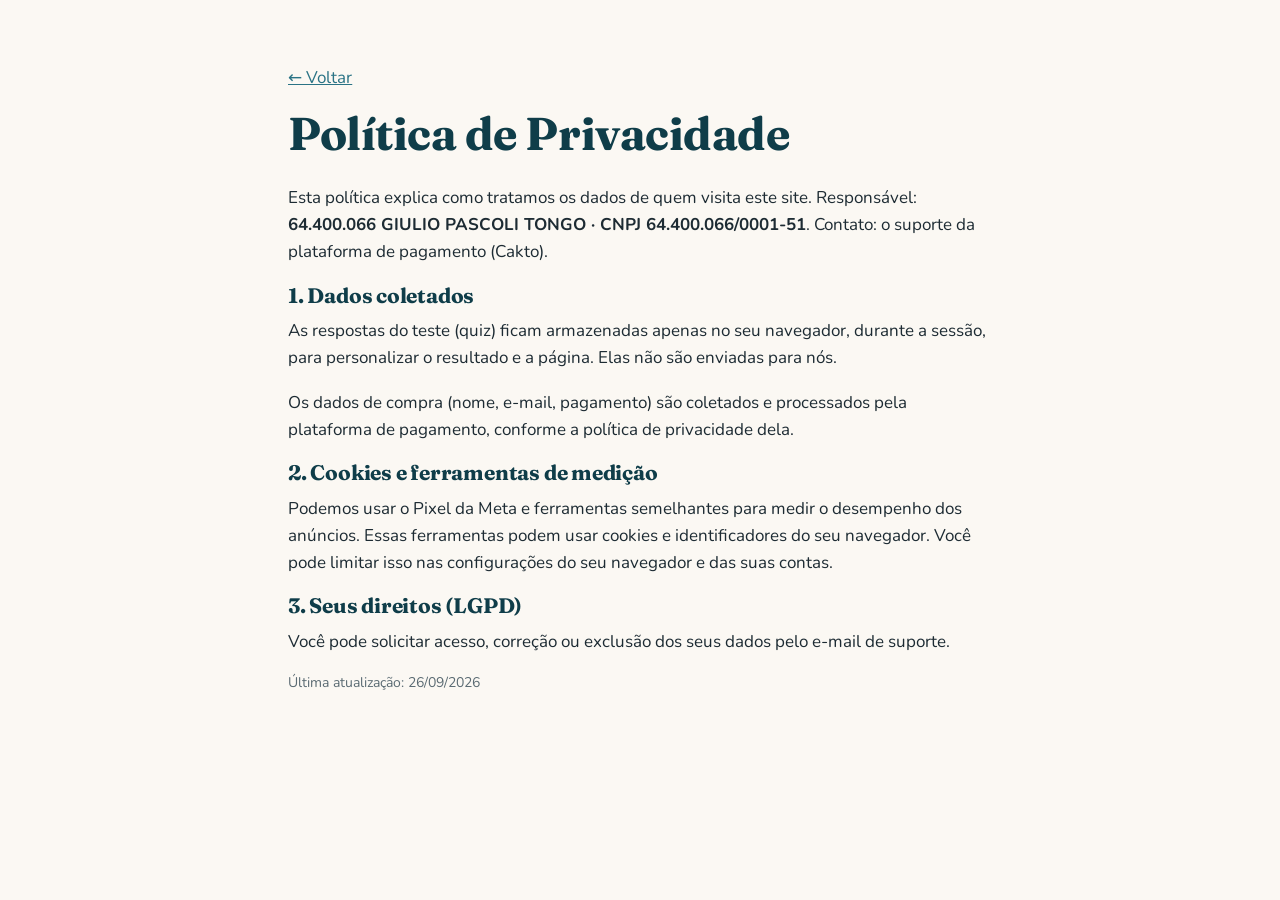
<file: privacidade.html>
﻿<!DOCTYPE html>
<html lang="pt-BR"><head><meta charset="utf-8"><meta name="viewport" content="width=device-width,initial-scale=1">
<title>Política de Privacidade · Cão Educado em 21 Dias</title>
<link href="https://fonts.googleapis.com/css2?family=Fraunces:opsz,wght@9..144,700&family=Nunito:wght@400;700;800&display=swap" rel="stylesheet">
<link rel="stylesheet" href="style.css?v=4"><script src="config.js?v=8"></script></head>
<body><section class="s"><div class="narrow">
<p><a href="oferta.html">← Voltar</a></p>
<h1>Política de Privacidade</h1>
<p>Esta política explica como tratamos os dados de quem visita este site. Responsável: <b>64.400.066 GIULIO PASCOLI TONGO · CNPJ 64.400.066/0001-51</b>. Contato: <a data-email href="#"></a>.</p>
<h3>1. Dados coletados</h3>
<p>As respostas do teste (quiz) ficam armazenadas apenas no seu navegador, durante a sessão, para personalizar o resultado e a página. Elas não são enviadas para nós.</p>
<p>Os dados de compra (nome, e-mail, pagamento) são coletados e processados pela plataforma de pagamento, conforme a política de privacidade dela.</p>
<h3>2. Cookies e ferramentas de medição</h3>
<p>Podemos usar o Pixel da Meta e ferramentas semelhantes para medir o desempenho dos anúncios. Essas ferramentas podem usar cookies e identificadores do seu navegador. Você pode limitar isso nas configurações do seu navegador e das suas contas.</p>
<h3>3. Seus direitos (LGPD)</h3>
<p>Você pode solicitar acesso, correção ou exclusão dos seus dados pelo e-mail de suporte.</p>
<p style="color:var(--muted);font-size:14px">Última atualização: 26/09/2026</p>
</div></section>
<script>(function(){var m=FUNIL.EMAIL_SUPORTE;document.querySelectorAll("[data-email]").forEach(function(e){if(m){e.textContent=m;e.href="mailto:"+m;}else{e.outerHTML="o suporte da plataforma de pagamento (Cakto)";}});})();</script>
</body></html>
</file>
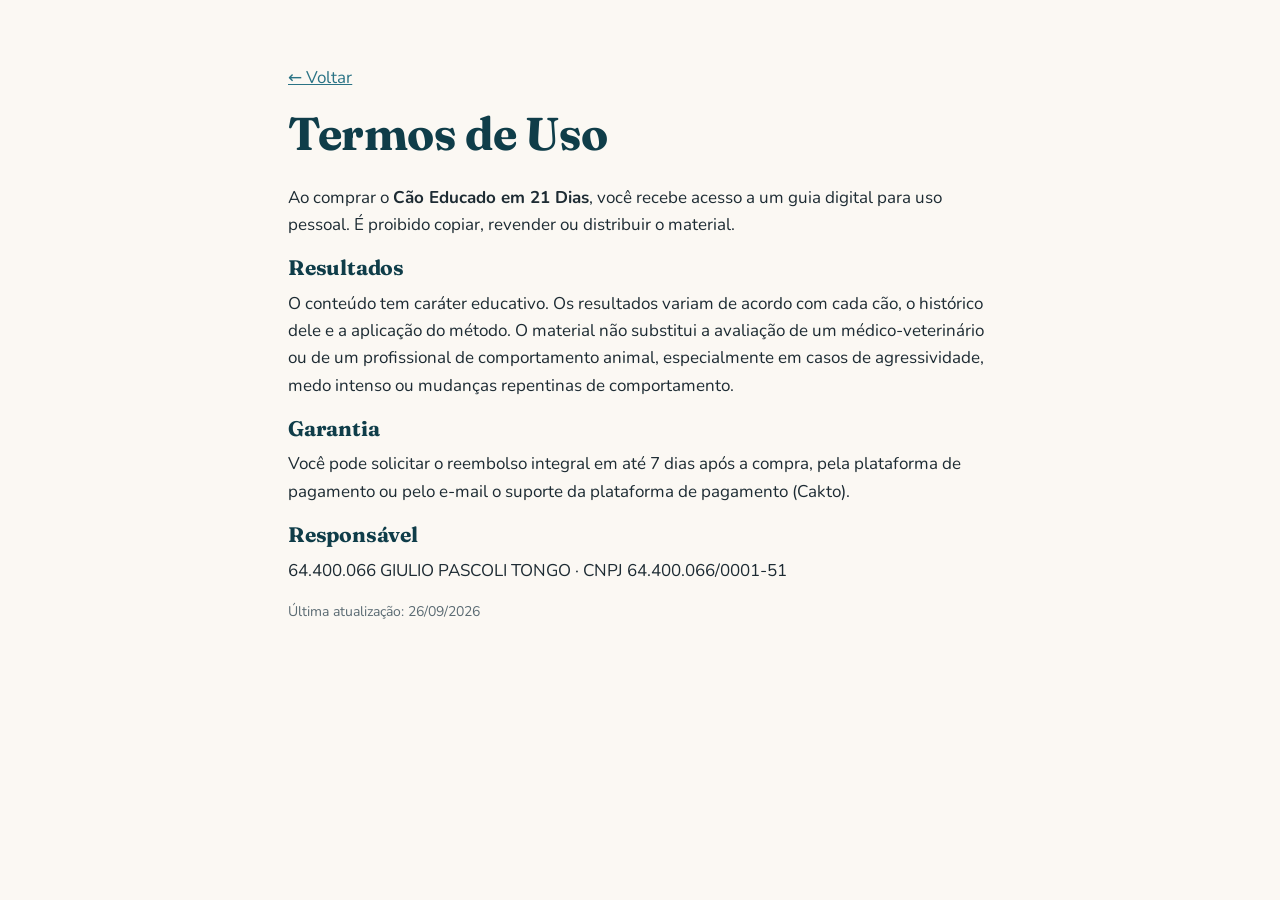
<file: termos.html>
﻿<!DOCTYPE html>
<html lang="pt-BR"><head><meta charset="utf-8"><meta name="viewport" content="width=device-width,initial-scale=1">
<title>Termos de Uso · Cão Educado em 21 Dias</title>
<link href="https://fonts.googleapis.com/css2?family=Fraunces:opsz,wght@9..144,700&family=Nunito:wght@400;700;800&display=swap" rel="stylesheet">
<link rel="stylesheet" href="style.css?v=4"><script src="config.js?v=8"></script></head>
<body><section class="s"><div class="narrow">
<p><a href="oferta.html">← Voltar</a></p>
<h1>Termos de Uso</h1>
<p>Ao comprar o <b>Cão Educado em 21 Dias</b>, você recebe acesso a um guia digital para uso pessoal. É proibido copiar, revender ou distribuir o material.</p>
<h3>Resultados</h3>
<p>O conteúdo tem caráter educativo. Os resultados variam de acordo com cada cão, o histórico dele e a aplicação do método. O material não substitui a avaliação de um médico-veterinário ou de um profissional de comportamento animal, especialmente em casos de agressividade, medo intenso ou mudanças repentinas de comportamento.</p>
<h3>Garantia</h3>
<p>Você pode solicitar o reembolso integral em até 7 dias após a compra, pela plataforma de pagamento ou pelo e-mail <a data-email href="#"></a>.</p>
<h3>Responsável</h3>
<p>64.400.066 GIULIO PASCOLI TONGO · CNPJ 64.400.066/0001-51</p>
<p style="color:var(--muted);font-size:14px">Última atualização: 26/09/2026</p>
</div></section>
<script>(function(){var m=FUNIL.EMAIL_SUPORTE;document.querySelectorAll("[data-email]").forEach(function(e){if(m){e.textContent=m;e.href="mailto:"+m;}else{e.outerHTML="o suporte da plataforma de pagamento (Cakto)";}});})();</script>
</body></html>
</file>
<file: style.css>
:root{
  --teal:#16505f; --teal-d:#0f3d49; --teal-2:#2a7385; --teal-soft:#e4f0f2;
  --amber:#f0a13c; --amber-d:#d9861f; --amber-soft:#fdf1df;
  --cream:#fbf8f3; --ink:#1d2b33; --muted:#5b6b73; --line:#e6dfd4;
  --green:#2f8a55; --green-soft:#e5f3ea; --red:#c4493c; --red-soft:#fbe8e5;
  --radius:18px; --shadow:0 10px 30px rgba(15,61,73,.12);
}
*{box-sizing:border-box}
html{scroll-behavior:smooth}
body{margin:0;font-family:"Nunito",system-ui,-apple-system,"Segoe UI",Arial,sans-serif;color:var(--ink);background:var(--cream);font-size:17px;line-height:1.6;-webkit-font-smoothing:antialiased}
img{max-width:100%;display:block}
h1,h2,h3{font-family:"Fraunces",Georgia,serif;color:var(--teal-d);line-height:1.15;margin:0 0 .5em;font-weight:700;letter-spacing:-.01em}
h1{font-size:clamp(28px,6vw,46px)}
h2{font-size:clamp(25px,4.6vw,36px)}
h3{font-size:21px}
p{margin:0 0 1em}
a{color:var(--teal-2)}
.wrap{max-width:1040px;margin:0 auto;padding:0 18px}
.narrow{max-width:740px;margin:0 auto;padding:0 18px}
.center{text-align:center}
.hl{color:var(--amber-d)}
.mark{background:linear-gradient(transparent 60%,rgba(240,161,60,.35) 60%)}
.kicker{display:inline-block;font-weight:800;font-size:13px;letter-spacing:.14em;text-transform:uppercase;color:var(--amber-d);margin-bottom:10px}

/* Buttons */
.btn{display:inline-flex;align-items:center;justify-content:center;gap:10px;background:var(--amber);color:#1c1204;font-weight:900;font-size:18px;text-decoration:none;border:0;border-radius:14px;padding:18px 28px;cursor:pointer;box-shadow:0 6px 0 var(--amber-d),0 12px 24px rgba(217,134,31,.3);transition:transform .12s, box-shadow .12s;text-align:center;line-height:1.25;font-family:inherit}
.btn:hover{transform:translateY(-2px)}
.btn:active{transform:translateY(3px);box-shadow:0 2px 0 var(--amber-d)}
.btn.block{width:100%;display:block}
.btn small{display:block;font-weight:700;font-size:13px;opacity:.8}
.pulse{animation:pulse 2.2s infinite}
@keyframes pulse{0%,100%{box-shadow:0 6px 0 var(--amber-d),0 0 0 0 rgba(240,161,60,.55)}50%{box-shadow:0 6px 0 var(--amber-d),0 0 0 14px rgba(240,161,60,0)}}
.trust{display:flex;flex-wrap:wrap;justify-content:center;gap:6px 16px;margin-top:12px;font-size:14px;color:var(--muted);font-weight:700}

/* Top bar */
.topbar{background:var(--teal-d);color:#fff;text-align:center;font-size:14px;font-weight:700;padding:9px 14px}
.topbar b{color:var(--amber)}
.brand{display:flex;align-items:center;gap:8px;font-family:"Fraunces",Georgia,serif;font-weight:700;color:var(--teal-d);font-size:19px;text-decoration:none}
.brand svg{flex:none}

/* ================= QUIZ ================= */
.quiz-body{min-height:100vh;display:flex;flex-direction:column;background:radial-gradient(circle at 90% -10%,rgba(240,161,60,.18),transparent 45%),var(--cream)}
.qhead{display:flex;align-items:center;justify-content:space-between;padding:14px 18px;max-width:640px;width:100%;margin:0 auto}
.qback{background:none;border:0;font:inherit;font-weight:800;color:var(--muted);cursor:pointer;padding:6px;visibility:hidden}
.progress{height:8px;background:#eadfcd;border-radius:9px;overflow:hidden;max-width:604px;width:calc(100% - 36px);margin:0 auto}
.progress i{display:block;height:100%;width:0;background:linear-gradient(90deg,var(--amber),var(--amber-d));border-radius:9px;transition:width .35s}
.qmain{flex:1;width:100%;max-width:640px;margin:0 auto;padding:22px 18px 40px}
.step{display:none;animation:fade .35s ease}
.step.on{display:block}
@keyframes fade{from{opacity:0;transform:translateY(10px)}to{opacity:1;transform:none}}
.step h1{font-size:clamp(26px,6vw,38px)}
.step h2{font-size:clamp(22px,5vw,29px);margin-bottom:6px}
.step .sub{color:var(--muted);margin-bottom:18px}
.opts{display:grid;gap:10px}
.opt{display:flex;align-items:center;gap:12px;width:100%;text-align:left;background:#fff;border:2px solid var(--line);border-radius:14px;padding:15px 16px;font:inherit;font-weight:700;color:var(--ink);cursor:pointer;transition:border-color .15s, background .15s, transform .1s}
.opt:hover{border-color:var(--teal-2)}
.opt:active{transform:scale(.99)}
.opt .ic{font-size:24px;width:30px;text-align:center;flex:none}
.opt.sel{border-color:var(--teal);background:var(--teal-soft)}
.opt.multi::after{content:"";margin-left:auto;width:22px;height:22px;border:2px solid #c9c0b2;border-radius:6px;flex:none}
.opt.multi.sel::after{background:var(--teal) url("data:image/svg+xml,%3Csvg xmlns='http://www.w3.org/2000/svg' viewBox='0 0 24 24'%3E%3Cpath d='M5 12l5 5 9-10' stroke='white' stroke-width='3' fill='none' stroke-linecap='round'/%3E%3C/svg%3E") center/16px no-repeat;border-color:var(--teal)}
.grid2{grid-template-columns:1fr 1fr}
.opt.card{flex-direction:column;justify-content:center;text-align:center;padding:18px 10px}
.opt.card .ic{font-size:34px;width:auto}
.input{width:100%;font:inherit;font-size:20px;font-weight:700;padding:16px 18px;border:2px solid var(--line);border-radius:14px;background:#fff;color:var(--ink);outline:none;margin-bottom:14px}
.input:focus{border-color:var(--teal)}
.next{margin-top:16px}
.btn[disabled]{opacity:.45;pointer-events:none}
.hero-quiz{text-align:center;padding-top:10px}
.quiz-head{text-align:center;margin-bottom:18px}
.qh1{font-size:clamp(24px,6vw,34px);margin:4px 0 0}
.quiz-head + h2{text-align:center}
.hero-dog{width:150px;height:150px;margin:0 auto 18px;border-radius:50%;background:var(--amber-soft);display:flex;align-items:center;justify-content:center;font-size:84px;box-shadow:inset 0 0 0 8px #fff,var(--shadow)}
.checks{list-style:none;padding:0;margin:18px auto 22px;max-width:420px;text-align:left}
.checks li{padding:6px 0 6px 34px;position:relative;font-weight:700}
.checks li::before{content:"✓";position:absolute;left:0;top:5px;width:24px;height:24px;border-radius:50%;background:var(--green);color:#fff;font-size:14px;display:flex;align-items:center;justify-content:center}
.fact{background:#fff;border-radius:var(--radius);padding:26px;box-shadow:var(--shadow);text-align:center}
.fact .big{font-size:60px;line-height:1;margin-bottom:10px}
.loader{text-align:center;padding-top:30px}
.ring{width:120px;height:120px;margin:0 auto 22px;position:relative}
.ring svg{transform:rotate(-90deg)}
.ring b{position:absolute;inset:0;display:flex;align-items:center;justify-content:center;font-size:28px;font-weight:900;color:var(--teal)}
.lsteps{list-style:none;padding:0;max-width:340px;margin:0 auto;text-align:left}
.lsteps li{padding:7px 0;color:#b0a899;font-weight:700;transition:color .3s}
.lsteps li.done{color:var(--green)}
.lsteps li.done::before{content:"✔ "}
.lsteps li:not(.done)::before{content:"○ "}
.result-badge{background:var(--teal);color:#fff;border-radius:var(--radius);padding:24px;text-align:center;margin-bottom:18px;box-shadow:var(--shadow)}
.result-badge .emo{font-size:44px;line-height:1;width:78px;height:78px;margin:0 auto;border-radius:50%;background:#fff;display:flex;align-items:center;justify-content:center}
.result-badge small{display:block;text-transform:uppercase;letter-spacing:.14em;font-weight:800;color:var(--amber);font-size:12px;margin-top:8px}
.result-badge h2{color:#fff;margin:4px 0 0}
.panel{background:#fff;border-radius:var(--radius);padding:20px;margin-bottom:14px;box-shadow:0 2px 0 var(--line)}
.panel.good{border-left:6px solid var(--green)}
.panel.bad{border-left:6px solid var(--red)}
.panel h3{font-size:18px;margin-bottom:6px}
.meter{display:flex;gap:6px;margin:10px 0 4px}
.meter i{flex:1;height:10px;border-radius:5px;background:#eee}
.meter i.on{background:var(--amber)}
.qfoot{text-align:center;font-size:12.5px;color:var(--muted);padding:16px}

/* ================= SALES PAGE ================= */
header.site{background:#fff;border-bottom:1px solid var(--line)}
header.site .wrap{display:flex;align-items:center;justify-content:space-between;height:62px}
.hero{background:linear-gradient(170deg,var(--teal) 0%,var(--teal-d) 100%);color:#fff;padding:44px 0 56px;position:relative;overflow:hidden}
.hero::before{content:"";position:absolute;width:420px;height:420px;border-radius:50%;background:rgba(240,161,60,.14);right:-140px;top:-160px}
.hero h1{color:#fff;text-align:center;max-width:860px;margin:0 auto 14px}
.hero .lead{text-align:center;color:#d6e8ec;font-size:19px;max-width:680px;margin:0 auto 26px}
.hero .kicker{display:block;text-align:center;color:var(--amber)}
.video{max-width:760px;margin:0 auto 26px;border-radius:var(--radius);overflow:hidden;box-shadow:0 20px 50px rgba(0,0,0,.35);background:#0b2f38;aspect-ratio:16/9;position:relative}
.video iframe{position:absolute;inset:0;width:100%;height:100%;border:0}
.mockup{display:flex;align-items:center;justify-content:center;gap:22px;padding:26px;height:100%;background:radial-gradient(circle at 50% 120%,rgba(240,161,60,.35),transparent 60%)}
.mockup img{height:88%;max-height:360px;width:auto;border-radius:6px;box-shadow:0 18px 40px rgba(0,0,0,.45);transform:perspective(900px) rotateY(-12deg)}
.mockup img.b{transform:perspective(900px) rotateY(10deg) scale(.86);opacity:.95}
.hero-cta{max-width:520px;margin:0 auto;text-align:center}
.hero .trust{color:#bcd6dc}

section.s{padding:64px 0}
section.alt{background:#fff}
section.dark{background:var(--teal-d);color:#e3eef0}
section.dark h2{color:#fff}
.pains{display:grid;gap:12px;margin:24px 0}
.pain{display:flex;gap:14px;align-items:flex-start;background:#fff;border:1px solid var(--line);border-radius:14px;padding:16px 18px;font-weight:700}
.pain span{font-size:26px;line-height:1.1;flex:none}
.callout{background:var(--amber-soft);border-radius:var(--radius);padding:22px 24px;font-size:19px;border-left:6px solid var(--amber)}
.compare{display:grid;grid-template-columns:1fr 1fr;gap:14px;margin:26px 0}
.compare div{border-radius:var(--radius);padding:20px}
.compare .no{background:var(--red-soft)}
.compare .yes{background:var(--green-soft)}
.compare h3{font-size:18px}
.compare ul{margin:0;padding-left:18px}
.pillars{display:grid;grid-template-columns:repeat(3,1fr);gap:16px;margin-top:28px}
.pillar{background:#fff;border-radius:var(--radius);padding:24px;box-shadow:var(--shadow);border-top:5px solid var(--amber)}
.pillar .n{width:44px;height:44px;border-radius:12px;background:var(--teal);color:#fff;font-weight:900;font-size:20px;display:flex;align-items:center;justify-content:center;margin-bottom:12px}
.pillar p{margin:0;color:var(--muted)}
.mods{display:grid;gap:12px;margin-top:26px}
.mod{display:flex;gap:16px;background:var(--cream);border-radius:16px;padding:18px 20px;align-items:flex-start}
.mod .tag{flex:none;background:var(--teal);color:#fff;font-weight:900;font-size:12px;letter-spacing:.08em;border-radius:10px;padding:8px 10px;text-align:center;min-width:74px}
.mod h3{font-size:18.5px;margin-bottom:4px}
.mod p{margin:0;color:var(--muted);font-size:16px}
.gallery{display:grid;grid-template-columns:repeat(4,1fr);gap:14px;margin-top:28px}
.gallery img{border-radius:10px;box-shadow:var(--shadow);background:#fff}
.bonus{display:grid;grid-template-columns:repeat(2,1fr);gap:14px;margin-top:24px}
.bonus div{background:rgba(255,255,255,.07);border:1px solid rgba(255,255,255,.15);border-radius:16px;padding:18px 20px}
.bonus b{color:#fff;display:block;font-size:17.5px;margin-bottom:2px}
.bonus s{color:#9fbcc3}
.bonus em{font-style:normal;color:var(--amber);font-weight:800}
.table{width:100%;border-collapse:separate;border-spacing:0;margin:24px 0;background:#fff;border-radius:16px;overflow:hidden;box-shadow:var(--shadow);font-size:16px}
.table td{padding:15px 18px;border-bottom:1px solid var(--line)}
.table tr:last-child td{border-bottom:0;background:var(--green-soft);font-weight:900;color:var(--teal-d)}
.table td:last-child{text-align:right;width:42%;font-weight:800}
.fit{display:grid;grid-template-columns:1fr 1fr;gap:16px;margin-top:24px}
.fit div{background:#fff;border-radius:var(--radius);padding:22px}
.fit .y{border-top:5px solid var(--green)}
.fit .n{border-top:5px solid var(--red)}
.fit ul{list-style:none;padding:0;margin:0}
.fit li{padding:6px 0 6px 28px;position:relative}
.fit .y li::before{content:"✓";position:absolute;left:0;color:var(--green);font-weight:900}
.fit .n li::before{content:"✕";position:absolute;left:0;color:var(--red);font-weight:900}
.offer{background:#fff;border-radius:24px;box-shadow:0 24px 60px rgba(15,61,73,.18);max-width:560px;margin:0 auto;overflow:hidden;border:3px solid var(--amber)}
.offer .top{background:var(--teal);color:#fff;text-align:center;padding:16px;font-weight:800;letter-spacing:.04em}
.offer .body{padding:26px}
.offer img{width:170px;margin:0 auto 18px;border-radius:6px;box-shadow:var(--shadow)}
.offer ul{list-style:none;padding:0;margin:0 0 20px}
.offer li{padding:8px 0 8px 30px;position:relative;border-bottom:1px dashed var(--line);font-weight:700;font-size:16px}
.offer li::before{content:"✓";position:absolute;left:4px;color:var(--green);font-weight:900}
.price{text-align:center;margin:8px 0 18px}
.price .from{color:var(--muted);font-weight:700}
.price .val{font-family:"Fraunces",Georgia,serif;font-size:62px;font-weight:800;color:var(--teal-d);line-height:1}
.price .val sup{font-size:24px;vertical-align:super}
.price .inst{font-weight:800;color:var(--green)}
.guarantee{display:flex;gap:24px;align-items:center;background:#fff;border-radius:var(--radius);padding:28px;box-shadow:var(--shadow);max-width:760px;margin:0 auto}
.seal{flex:none;width:130px;height:130px;border-radius:50%;background:var(--amber);display:flex;flex-direction:column;align-items:center;justify-content:center;color:#1c1204;font-weight:900;text-align:center;box-shadow:inset 0 0 0 6px #fff,0 0 0 4px var(--amber)}
.seal b{font-size:40px;line-height:1;font-family:"Fraunces",Georgia,serif}
.seal small{font-size:12px;letter-spacing:.06em}
details{background:#fff;border-radius:14px;margin-bottom:10px;border:1px solid var(--line)}
summary{cursor:pointer;padding:18px 48px 18px 20px;font-weight:800;list-style:none;position:relative}
summary::-webkit-details-marker{display:none}
summary::after{content:"+";position:absolute;right:20px;top:12px;font-size:26px;color:var(--amber-d);font-weight:700}
details[open] summary::after{content:"–"}
details p{padding:0 20px 18px;margin:0;color:var(--muted)}
.final{background:linear-gradient(170deg,var(--teal),var(--teal-d));color:#e3eef0;text-align:center}
.final h2{color:#fff}
footer{background:#0b2a33;color:#8fb0b8;font-size:13.5px;padding:34px 0 90px;text-align:center}
footer a{color:#cfe3e7}
.sticky{position:fixed;left:0;right:0;bottom:0;background:rgba(255,255,255,.96);backdrop-filter:blur(6px);border-top:1px solid var(--line);padding:10px 14px;display:flex;gap:12px;align-items:center;justify-content:center;transform:translateY(110%);transition:transform .3s;z-index:20}
.sticky.show{transform:none}
.sticky .p{font-weight:900;color:var(--teal-d);line-height:1.1;font-size:15px}
.sticky .p small{display:block;font-weight:700;color:var(--muted);font-size:12px}
.sticky .btn{padding:13px 20px;font-size:16px;box-shadow:0 4px 0 var(--amber-d)}
.authority{background:#fff;border-radius:var(--radius);padding:28px 28px 18px;box-shadow:var(--shadow);border-left:6px solid var(--teal);margin-top:22px;position:relative}
.authority .ab-icon{width:52px;height:52px;border-radius:14px;background:var(--teal-soft);display:flex;align-items:center;justify-content:center;font-size:28px;margin-bottom:12px}
.small-src{font-size:13px;color:var(--muted)}
.stats{display:grid;grid-template-columns:repeat(3,1fr);gap:12px;margin-top:16px}
.stats div{background:var(--teal);color:#d6e8ec;border-radius:16px;padding:18px 12px;text-align:center;font-size:14px;font-weight:700}
.stats b{display:block;font-family:"Fraunces",Georgia,serif;color:var(--amber);font-size:30px;line-height:1.1;margin-bottom:4px}
.depos{display:grid;grid-template-columns:repeat(3,1fr);gap:16px;margin-top:26px}
.depo{background:#fff;border-radius:var(--radius);padding:22px;box-shadow:var(--shadow);display:flex;flex-direction:column;gap:12px}
.depo .stars{color:var(--amber);letter-spacing:2px}
.depo p{margin:0;font-style:italic}
.depo img.print{border-radius:12px;border:1px solid var(--line)}
.depo .vid{aspect-ratio:9/16;border-radius:12px;overflow:hidden;background:#000}
.depo .vid iframe{width:100%;height:100%;border:0}
.depo .who{display:flex;align-items:center;gap:10px;margin-top:auto}
.depo .who img{width:44px;height:44px;border-radius:50%;object-fit:cover}
.depo .who b{display:block;color:var(--teal-d);line-height:1.2}
.depo .who small{color:var(--muted)}
.reveal{opacity:0;transform:translateY(18px);transition:opacity .6s, transform .6s}
.reveal.in{opacity:1;transform:none}

@media (max-width:760px){
  body{font-size:16.5px}
  section.s{padding:48px 0}
  .pillars,.compare,.fit,.bonus,.depos{grid-template-columns:1fr}
  .stats b{font-size:24px}
  .stats div{padding:14px 8px;font-size:12.5px}
  .gallery{grid-template-columns:repeat(2,1fr)}
  .guarantee{flex-direction:column;text-align:center}
  .mockup img.b{display:none}
  .hero{padding:30px 0 44px}
  .hero .lead{font-size:17px}
  .price .val{font-size:54px}
}
@media (prefers-reduced-motion:reduce){*{animation:none!important;transition:none!important}.reveal{opacity:1;transform:none}}
</file>
